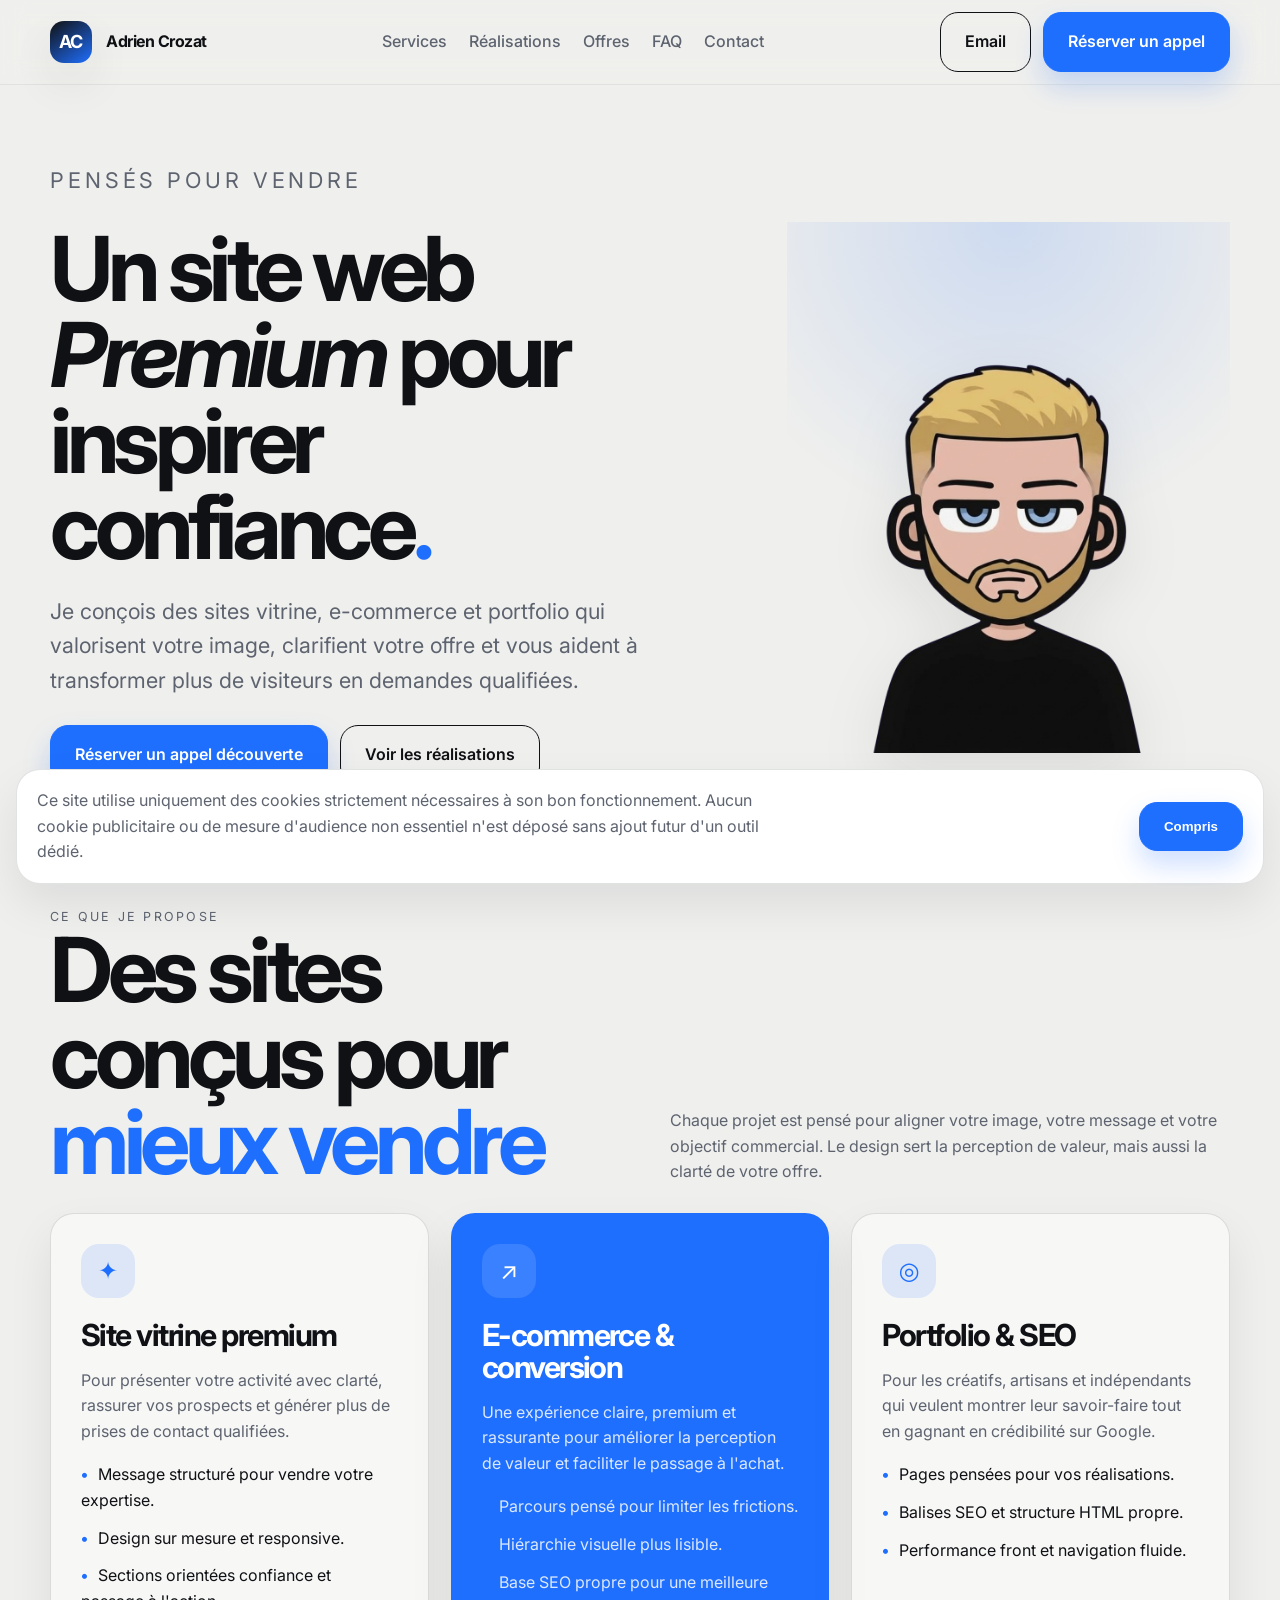
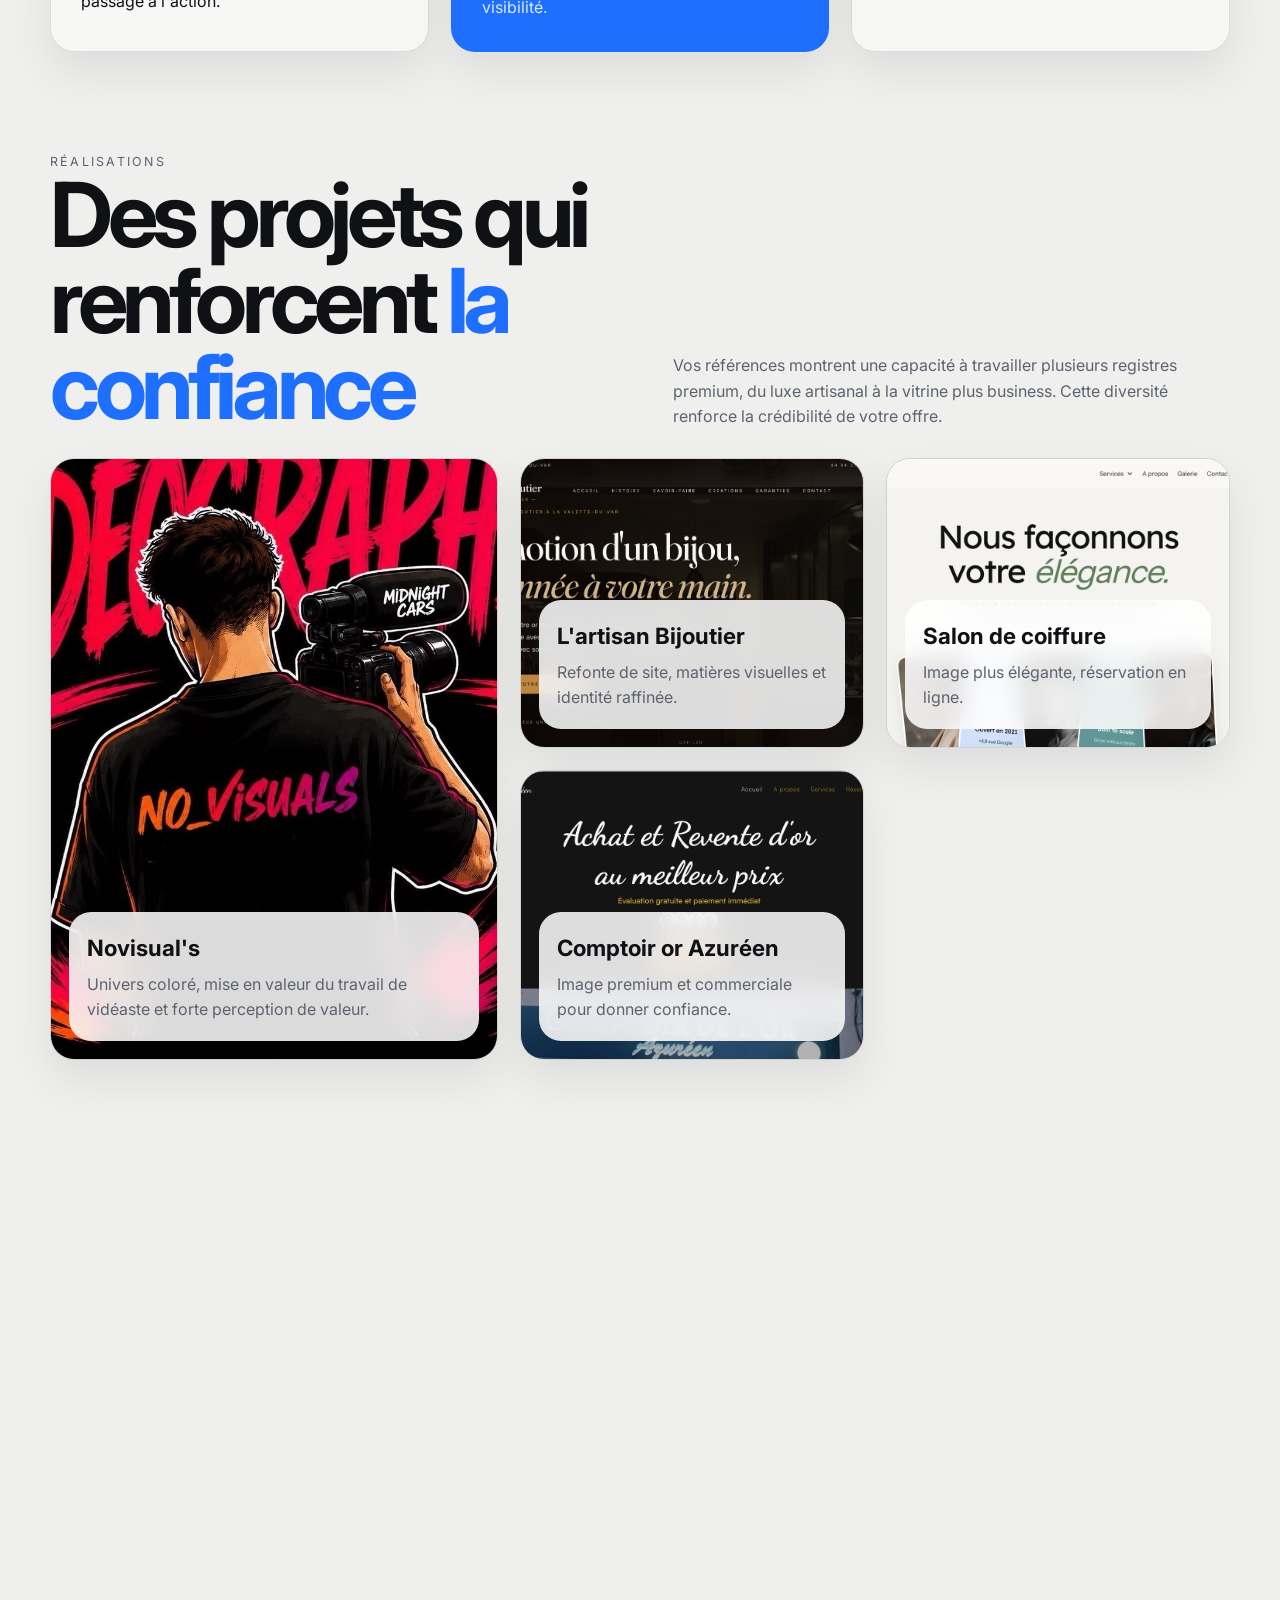
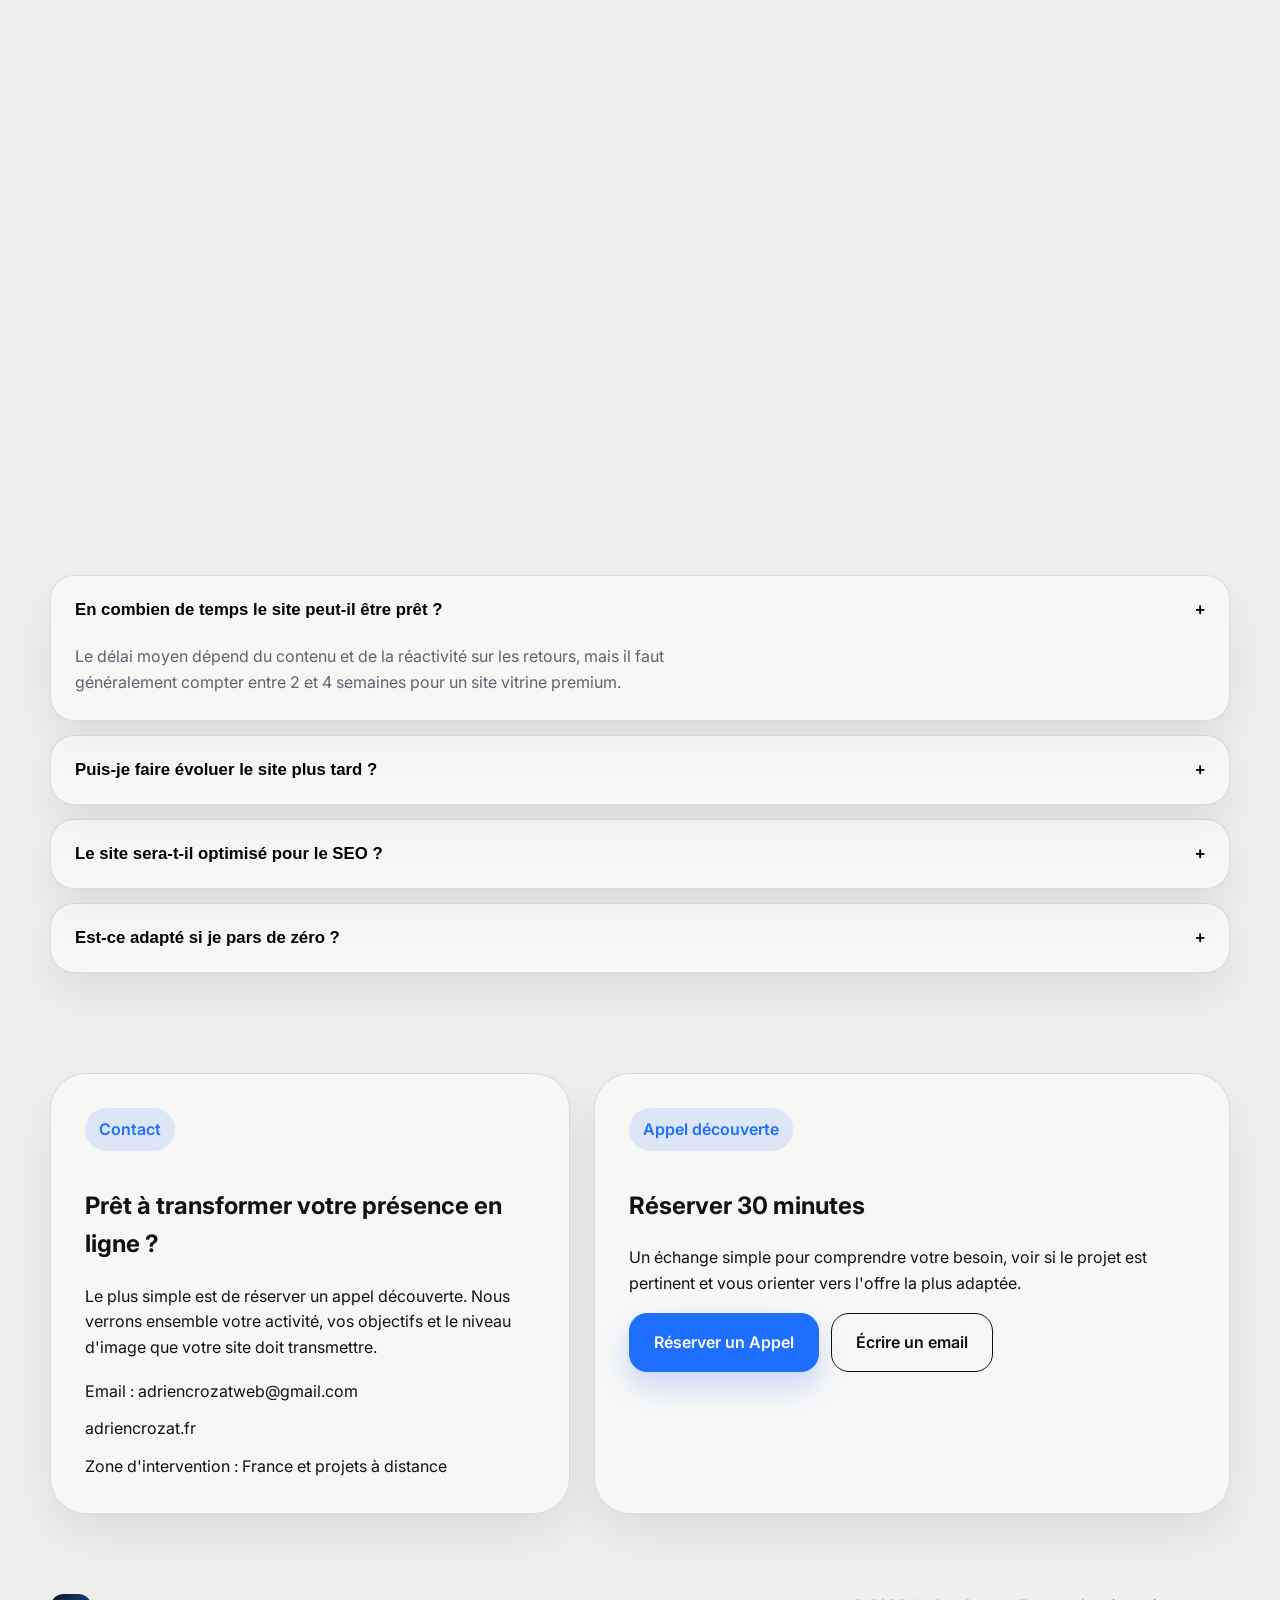
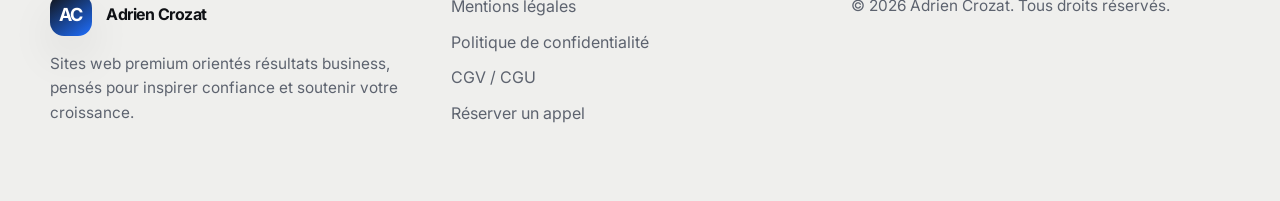
<file: index.html>
<!DOCTYPE html>
<html lang="fr">
<head>
  <meta charset="UTF-8">
  <meta name="viewport" content="width=device-width, initial-scale=1.0">
  <link rel="icon" href="/favicon.ico" sizes="any">
  <link rel="icon" href="/favicon-16x16.png" type="image/png" sizes="16x16">
  <link rel="icon" href="/favicon-32x32.png" type="image/png" sizes="32x32">
  <link rel="apple-touch-icon" href="/apple-touch-icon.png">
  <link rel="manifest" href="/site.webmanifest">
  <title>Adrien Crozat - Sites web premium</title>
  <meta name="description" content="Adrien Crozat conçoit des sites web premium pensés pour améliorer votre image, inspirer confiance et générer plus de prises de contact.">
  <meta name="robots" content="index,follow">
  <meta property="og:title" content="Adrien Crozat — Sites web premium orientés résultats">
  <meta property="og:description" content="Des sites vitrine, e-commerce et portfolio conçus pour transformer votre présence en ligne en levier business.">
  <meta property="og:type" content="website">
  <meta property="og:image" content="./assets/avatar.jpg">
  <link rel="canonical" href="https://adriencrozat.fr/">
  <link rel="preconnect" href="https://fonts.googleapis.com">
  <link rel="preconnect" href="https://fonts.gstatic.com" crossorigin>
  <link href="https://fonts.googleapis.com/css2?family=Inter:wght@400;500;600;700;800&display=swap" rel="stylesheet">
  <link rel="stylesheet" href="./styles.css">
  <script type="application/ld+json">
  {
    "@context": "https://schema.org",
    "@type": "ProfessionalService",
    "name": "Adrien Crozat",
    "url": "https://adriencrozat.fr/",
    "email": "adriencrozatweb@gmail.com",
    "address": {
      "@type": "PostalAddress",
      "streetAddress": "535 Chemin des Mimosas",
      "postalCode": "83550",
      "addressLocality": "Vidauban",
      "addressCountry": "FR"
    },
    "areaServed": "France",
    "sameAs": ["https://calendly.com/adriencrozatweb/30min"]
  }
  </script>
<link href="https://assets.calendly.com/assets/external/widget.css" rel="stylesheet">
<script src="https://assets.calendly.com/assets/external/widget.js" type="text/javascript" async></script>
</head>
<body>
  <a class="skip-link" href="#main-content">Aller au contenu</a>
  <header class="site-header">
    <div class="container navbar">
      <a class="brand" href="./index.html" aria-label="Accueil Adrien Crozat">
        <span class="brand-mark">AC</span>
        <span>Adrien Crozat</span>
      </a>
      <nav class="nav-links" aria-label="Navigation principale">
        <a href="#services">Services</a>
        <a href="#realisations">Réalisations</a>
        <a href="#offres">Offres</a>
        <a href="#faq">FAQ</a>
        <a href="#contact">Contact</a>
      </nav>
      <div class="nav-actions">
        <a class="button button-secondary" href="mailto:adriencrozatweb@gmail.com">Email</a>
        <a class="button button-primary" href="" onclick="Calendly.initPopupWidget({url: 'https://calendly.com/adriencrozatweb/30min'});return false;">Réserver un appel</a>
      </div>
      <button class="menu-toggle" aria-label="Ouvrir le menu" aria-expanded="false" aria-controls="mobile-menu">
        <span></span>
        <span></span>
        <span></span>
      </button>
    </div>
  </header>

  <div class="mobile-menu" id="mobile-menu">
    <button class="mobile-menu-close" aria-label="Fermer le menu">&times;</button>
    <nav class="mobile-nav" aria-label="Navigation mobile">
      <a href="#services">Services</a>
      <a href="#realisations">Réalisations</a>
      <a href="#offres">Offres</a>
      <a href="#faq">FAQ</a>
      <a href="#contact">Contact</a>
    </nav>
    <div class="mobile-actions">
      <a class="button button-secondary" href="mailto:adriencrozatweb@gmail.com">Email</a>
      <a class="button button-primary" href="" onclick="Calendly.initPopupWidget({url: 'https://calendly.com/adriencrozatweb/30min'});return false;">Réserver un appel</a>
    </div>
  </div>

  <main id="main-content">
    <section class="hero">
      <div class="container hero-grid">
        <div>
          <p class="eyebrow reveal">pensés pour vendre</p>
          <h1 class="reveal">Un site web <i>Premium</i> pour inspirer confiance<span>.</span></h1>
          <p class="reveal">Je conçois des sites vitrine, e-commerce et portfolio qui valorisent votre image, clarifient votre offre et vous aident à transformer plus de visiteurs en demandes qualifiées.</p>
          <div class="hero-actions reveal">
            <a class="button button-primary" href="" onclick="Calendly.initPopupWidget({url: 'https://calendly.com/adriencrozatweb/30min'});return false;">Réserver un appel découverte</a>
            <a class="button button-secondary" href="#realisations">Voir les réalisations</a>
          </div>
        </div>
        <div class="hero-media reveal">
          <div class="hero-avatar">
            <img src="photoroom-20260615-171148.PNG" alt="Avatar illustré d'Adrien Crozat" width="768" height="768" loading="eager">
          </div>
        </div>
      </div>
    </section>

    <section id="services" class="section">
      <div class="container">
        <div class="section-header reveal">
          <div>
            <p class="eyebrow">Ce que je propose</p>
            <h2 class="section-title">Des sites conçus pour <span>mieux vendre</span></h2>
          </div>
          <p>Chaque projet est pensé pour aligner votre image, votre message et votre objectif commercial. Le design sert la perception de valeur, mais aussi la clarté de votre offre.</p>
        </div>
        <div class="card-grid">
          <article class="card reveal">
            <div class="icon">✦</div>
            <h3>Site vitrine premium</h3>
            <p>Pour présenter votre activité avec clarté, rassurer vos prospects et générer plus de prises de contact qualifiées.</p>
            <ul class="service-list">
              <li>Message structuré pour vendre votre expertise.</li>
              <li>Design sur mesure et responsive.</li>
              <li>Sections orientées confiance et passage à l'action.</li>
            </ul>
          </article>
          <article class="card featured reveal">
            <div class="icon">↗</div>
            <h3>E-commerce & conversion</h3>
            <p>Une expérience claire, premium et rassurante pour améliorer la perception de valeur et faciliter le passage à l'achat.</p>
            <ul class="service-list">
              <li>Parcours pensé pour limiter les frictions.</li>
              <li>Hiérarchie visuelle plus lisible.</li>
              <li>Base SEO propre pour une meilleure visibilité.</li>
            </ul>
          </article>
          <article class="card reveal">
            <div class="icon">◎</div>
            <h3>Portfolio & SEO</h3>
            <p>Pour les créatifs, artisans et indépendants qui veulent montrer leur savoir-faire tout en gagnant en crédibilité sur Google.</p>
            <ul class="service-list">
              <li>Pages pensées pour vos réalisations.</li>
              <li>Balises SEO et structure HTML propre.</li>
              <li>Performance front et navigation fluide.</li>
            </ul>
          </article>
        </div>
      </div>
    </section>

    <section id="realisations" class="section">
      <div class="container">
        <div class="section-header reveal">
          <div>
            <p class="eyebrow">Réalisations</p>
            <h2 class="section-title">Des projets qui renforcent <span>la confiance</span></h2>
          </div>
          <p>Vos références montrent une capacité à travailler plusieurs registres premium, du luxe artisanal à la vitrine plus business. Cette diversité renforce la crédibilité de votre offre.</p>
        </div>
        <div class="projects-grid">
          <article class="project-card large reveal">
            <img src="novisual.jpg" alt="Capture d'un site premium pour artisan bijoutier" width="1500" height="1000" loading="lazy">
            <div class="project-overlay">
              <h3>Novisual's</h3>
              <p>Univers coloré, mise en valeur du travail de vidéaste et forte perception de valeur.</p>
            </div>
          </article>
          <article class="project-card reveal">
            <img src="capture-d-e-cran-2026-07-15-a-18-35-28.png" alt="Capture d'un site éditorial pour marque de bijoux" width="1499" height="765" loading="lazy">
            <div class="project-overlay">
              <h3>L'artisan Bijoutier</h3>
              <p>Refonte de site, matières visuelles et identité raffinée.</p>
            </div>
          </article>
          <article class="project-card reveal">
            <img src="capture-d-e-cran-2026-07-06-a-18-24-08.png" alt="Capture d'un site vitrine pour salon de coiffure" width="1500" height="1024" loading="lazy">
            <div class="project-overlay">
              <h3>Salon de coiffure</h3>
              <p>Image plus élégante, réservation en ligne.</p>
            </div>
          </article>
          <article class="project-card reveal">
            <img src="capture-d-e-cran-2026-07-12-a-13-35-23.png" alt="Capture d'un site pour comptoir de l'or" width="1498" height="796" loading="lazy">
            <div class="project-overlay">
              <h3>Comptoir or Azuréen</h3>
              <p>Image premium et commerciale pour donner confiance.</p>
            </div>
          </article>
        </div>
      </div>
    </section>

    <section class="section">
      <div class="container">
        <div class="section-header reveal">
          <div>
            <p class="eyebrow">Méthode</p>
            <h2 class="section-title">Un site pensé comme un <span>outil commercial</span></h2>
          </div>
          <p>Le but n'est pas d'empiler des sections, mais de construire un parcours qui explique votre valeur, rassure et pousse à réserver un échange.</p>
        </div>
        <div class="process-grid">
          <article class="process-step reveal"><strong>01</strong><h3>Positionnement</h3><p>Je clarifie votre promesse, vos services et les objections de vos prospects.</p></article>
          <article class="process-step reveal"><strong>02</strong><h3>Structure</h3><p>Je construis une page qui hiérarchise les bons messages au bon moment.</p></article>
          <article class="process-step reveal"><strong>03</strong><h3>Design</h3><p>Je transforme cette structure en interface premium, lisible et crédible.</p></article>
          <article class="process-step reveal"><strong>04</strong><h3>Lancement</h3><p>Je livre un site propre, rapide et prêt à être hébergé avec simplicité.</p></article>
        </div>
      </div>
    </section>

    <section id="offres" class="section">
      <div class="container">
        <div class="section-header reveal">
          <div>
            <p class="eyebrow">Offres</p>
            <h2 class="section-title">Des tarifs clairs pour avancer <span>sereinement</span></h2>
          </div>
          <p>Les prix affichés donnent un cadre simple et permettent à vos prospects de se projeter dès la première visite.</p>
        </div>
        <div class="pricing-grid">
          <article class="price-card reveal">
            <h3>Essentiel</h3>
            <p class="price">1199 €<small>/projet</small></p>
            <p>Pour une présence élégante et efficace. Site vitrine premium</p>
            <ul>
              <li>1 à 3 pages</li>
              <li>Design propre et responsive</li>
              <li>CTA orientés prise de contact</li>
              <li>SEO technique de base</li>
            </ul>
            <a class="button button-primary" href="" onclick="Calendly.initPopupWidget({url: 'https://calendly.com/adriencrozatweb/30min'});return false;">Choisir cette offre</a>
          </article>
          <article class="price-card featured reveal">
            <h3>Professionnel</h3>
            <p class="price">1699 €<small>/projet</small></p>
            <p>Pour une image forte et plus personnalisée.</p>
            <ul>
              <li>4 à 6 pages</li>
              <li>Design sur mesure</li>
              <li>Structure plus poussée pour convertir</li>
              <li>Formation de prise en main</li>
            </ul>
            <a class="button button-primary" href="" onclick="Calendly.initPopupWidget({url: 'https://calendly.com/adriencrozatweb/30min'});return false;">Demander ce pack</a>
          </article>
          <article class="price-card reveal">
            <h3>Premium</h3>
            <p class="price">2499 €<small>/projet</small></p>
            <p>Pour une expérience digitale haut de gamme.</p>
            <ul>
              <li>6 à 10 pages</li>
              <li>Design sur mesure</li>
              <li>Animations légères</li>
              <li>Support après livraison</li>
            </ul>
            <a class="button button-primary" href="" onclick="Calendly.initPopupWidget({url: 'https://calendly.com/adriencrozatweb/30min'});return false;">Réserver un appel</a>
          </article>
        </div>
      </div>
    </section>

    <section class="section">
      <div class="container">
        <div class="section-header reveal">
          <div>
            <p class="eyebrow">Avis clients</p>
            <h2 class="section-title">Un accompagnement premium, <span>mais humain</span></h2>
          </div>
          <p>Les avis clients valident votre positionnement haut de gamme, tout en restant accessible et humain.</p>
        </div>
        <div class="testimonial-grid">
          <article class="testimonial-card reveal">
            <div class="testimonial-header"><div class="testimonial-avatar">CC</div><div><strong class="testimonial-author">Séverine.C</strong><div class="footer-note">Avis autorisé</div></div></div>
            <p>Un accompagnement haut de gamme, du début à la fin. Le résultat est élégant et professionnel.</p>
          </article>
          <article class="testimonial-card reveal">
            <div class="testimonial-header"><div class="testimonial-avatar">NC</div><div><strong class="testimonial-author">Nolan.C</strong><div class="footer-note">Avis autorisé</div></div></div>
            <p>Service irréprochable, design raffiné et expérience fluide. Je recommande sans hésiter.</p>
          </article>
          <article class="testimonial-card reveal">
            <div class="testimonial-header"><div class="testimonial-avatar">LB</div><div><strong class="testimonial-author">Laurent.B</strong><div class="footer-note">Avis autorisé</div></div></div>
            <p>Adrien Crozat a su valoriser mon activité avec un site moderne, clair et impactant.</p>
          </article>
        </div>
      </div>
    </section>

    <section id="faq" class="section">
      <div class="container">
        <div class="section-header reveal">
          <div>
            <p class="eyebrow">FAQ</p>
            <h2 class="section-title">Réponses simples aux questions <span>importantes</span></h2>
          </div>
          <p>Cette section sert aussi la conversion en levant les objections fréquentes avant le premier rendez-vous.</p>
        </div>
        <div class="faq-list">
          <article class="faq-item reveal">
            <button class="faq-question" data-faq-button aria-expanded="true">En combien de temps le site peut-il être prêt ? <span>+</span></button>
            <div class="faq-answer">Le délai moyen dépend du contenu et de la réactivité sur les retours, mais il faut généralement compter entre 2 et 4 semaines pour un site vitrine premium.</div>
          </article>
          <article class="faq-item reveal">
            <button class="faq-question" data-faq-button aria-expanded="false">Puis-je faire évoluer le site plus tard ? <span>+</span></button>
            <div class="faq-answer" hidden>Oui. La structure est pensée pour rester évolutive, que ce soit pour ajouter des pages, faire évoluer l'offre ou affiner le contenu.</div>
          </article>
          <article class="faq-item reveal">
            <button class="faq-question" data-faq-button aria-expanded="false">Le site sera-t-il optimisé pour le SEO ? <span>+</span></button>
            <div class="faq-answer" hidden>Oui, avec une base technique propre : balises essentielles, hiérarchie claire, textes structurés et performance front soignée.</div>
          </article>
          <article class="faq-item reveal">
            <button class="faq-question" data-faq-button aria-expanded="false">Est-ce adapté si je pars de zéro ? <span>+</span></button>
            <div class="faq-answer" hidden>Oui. L'accompagnement est pensé pour rester simple, même si vous n'avez encore ni site, ni stratégie web clairement formulée.</div>
          </article>
        </div>
      </div>
    </section>

    <section id="contact" class="section">
      <div class="container contact-box">
        <article class="contact-panel reveal">
          <span class="inline-note">Contact</span>
          <h2>Prêt à transformer votre présence en ligne ?</h2>
          <p>Le plus simple est de réserver un appel découverte. Nous verrons ensemble votre activité, vos objectifs et le niveau d'image que votre site doit transmettre.</p>
          <ul>
            <li>Email : <a href="mailto:adriencrozatweb@gmail.com">adriencrozatweb@gmail.com</a></li>
            <li><a href="https://adriencrozat.fr/">adriencrozat.fr</a></li>
            <li>Zone d'intervention : France et projets à distance</li>
          </ul>
        </article>
        <article class="calendly-panel reveal">
          <span class="inline-note">Appel découverte</span>
          <h2>Réserver 30 minutes</h2>
          <p>Un échange simple pour comprendre votre besoin, voir si le projet est pertinent et vous orienter vers l'offre la plus adaptée.</p>
          <div class="contact-actions">
            <a class="button button-primary" href="" onclick="Calendly.initPopupWidget({url: 'https://calendly.com/adriencrozatweb/30min'});return false;">Réserver un Appel</a>
            <a class="button button-secondary" href="mailto:adriencrozatweb@gmail.com">Écrire un email</a>
          </div>
        </article>
      </div>
    </section>
  </main>

  <footer class="site-footer">
    <div class="container footer-grid">
      <div>
        <a class="brand" href="./index.html"><span class="brand-mark">AC</span><span>Adrien Crozat</span></a>
        <p class="footer-note">Sites web premium orientés résultats business, pensés pour inspirer confiance et soutenir votre croissance.</p>
      </div>
      <div class="footer-links">
        <a href="./adrien-mentions-legales.html">Mentions légales</a>
        <a href="./adrien-politique-confidentialite.html">Politique de confidentialité</a>
        <a href="./adrien-cgv-cgu.html">CGV / CGU</a>
        <a href="" onclick="Calendly.initPopupWidget({url: 'https://calendly.com/adriencrozatweb/30min'});return false;">Réserver un appel</a>
      </div>
      <div class="footer-note">© 2026 Adrien Crozat. Tous droits réservés.</div>
    </div>
  </footer>

  <div class="cookie-banner" data-cookie-banner>
    <p>Ce site utilise uniquement des cookies strictement nécessaires à son bon fonctionnement. Aucun cookie publicitaire ou de mesure d'audience non essentiel n'est déposé sans ajout futur d'un outil dédié.</p>
    <button class="button button-primary" data-cookie-accept>Compris</button>
  </div>

  <script src="./script.js" defer></script>
</body>
</html>
</file>
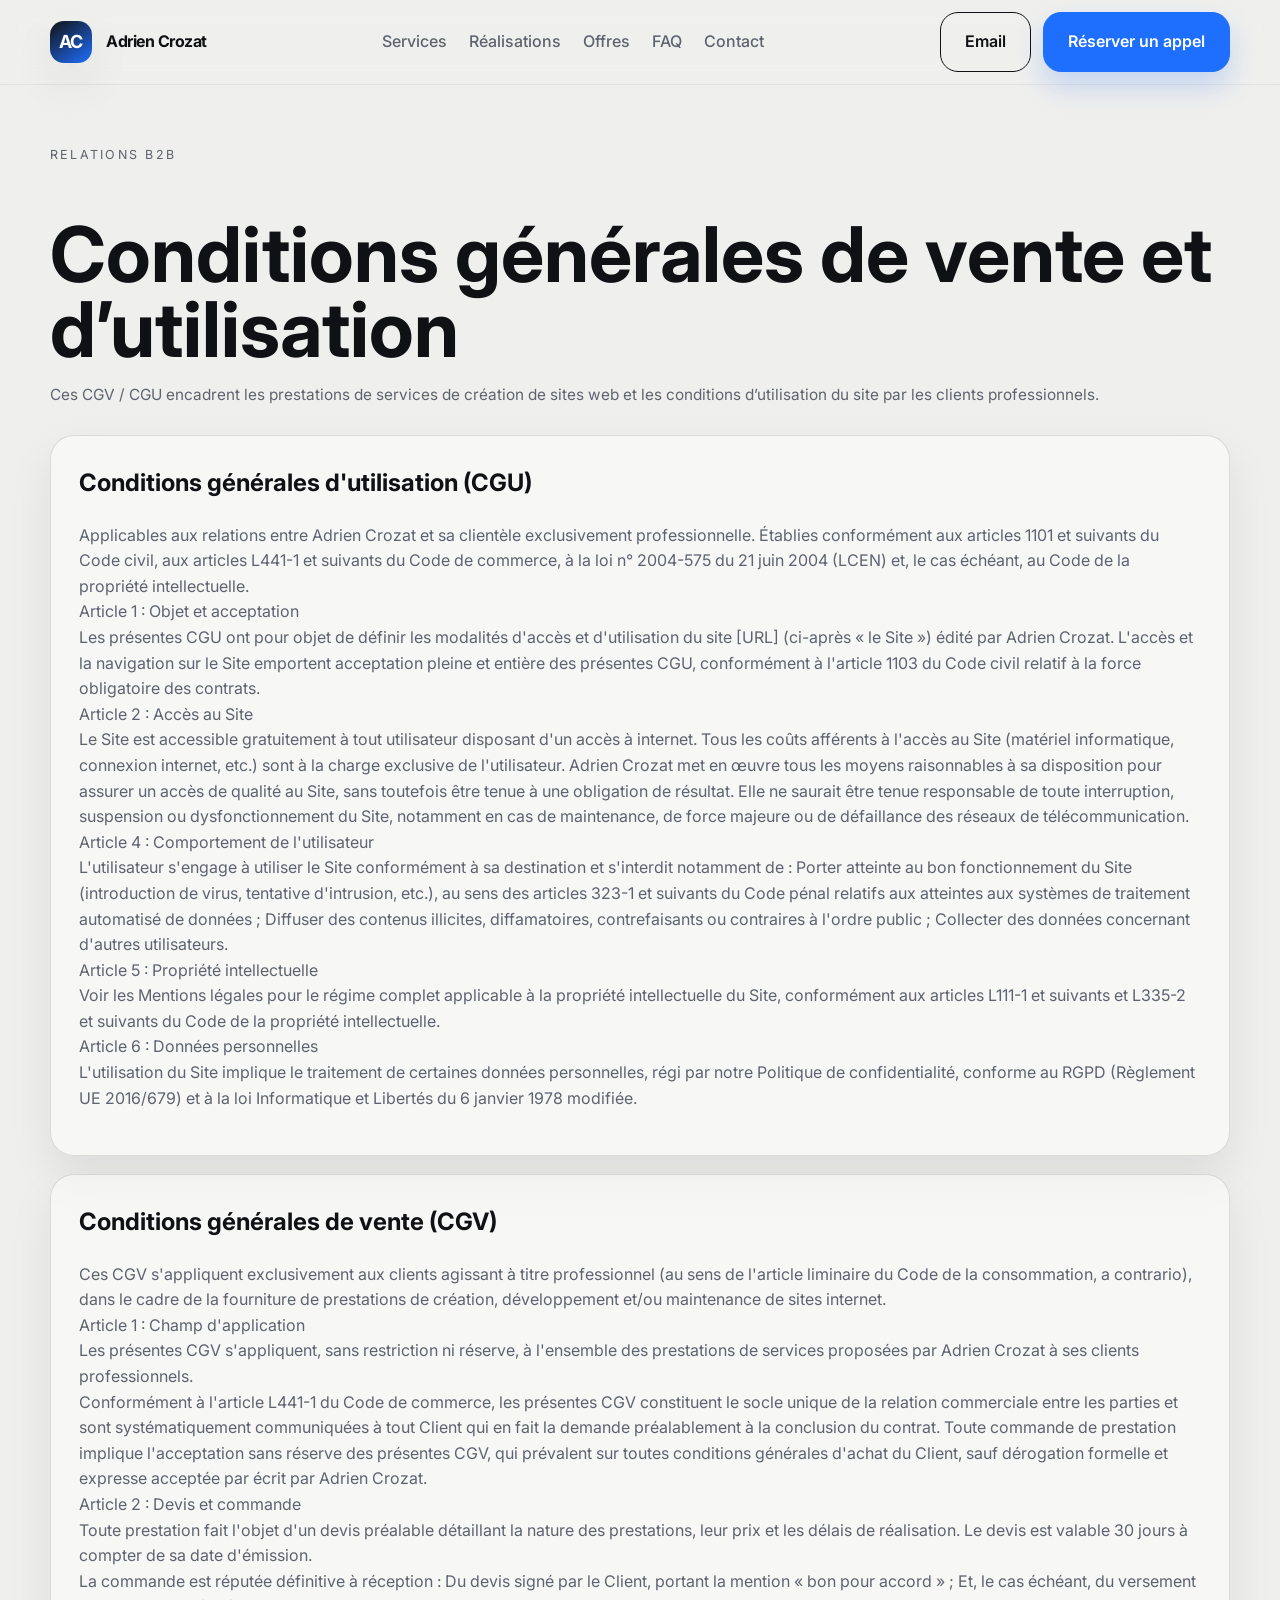
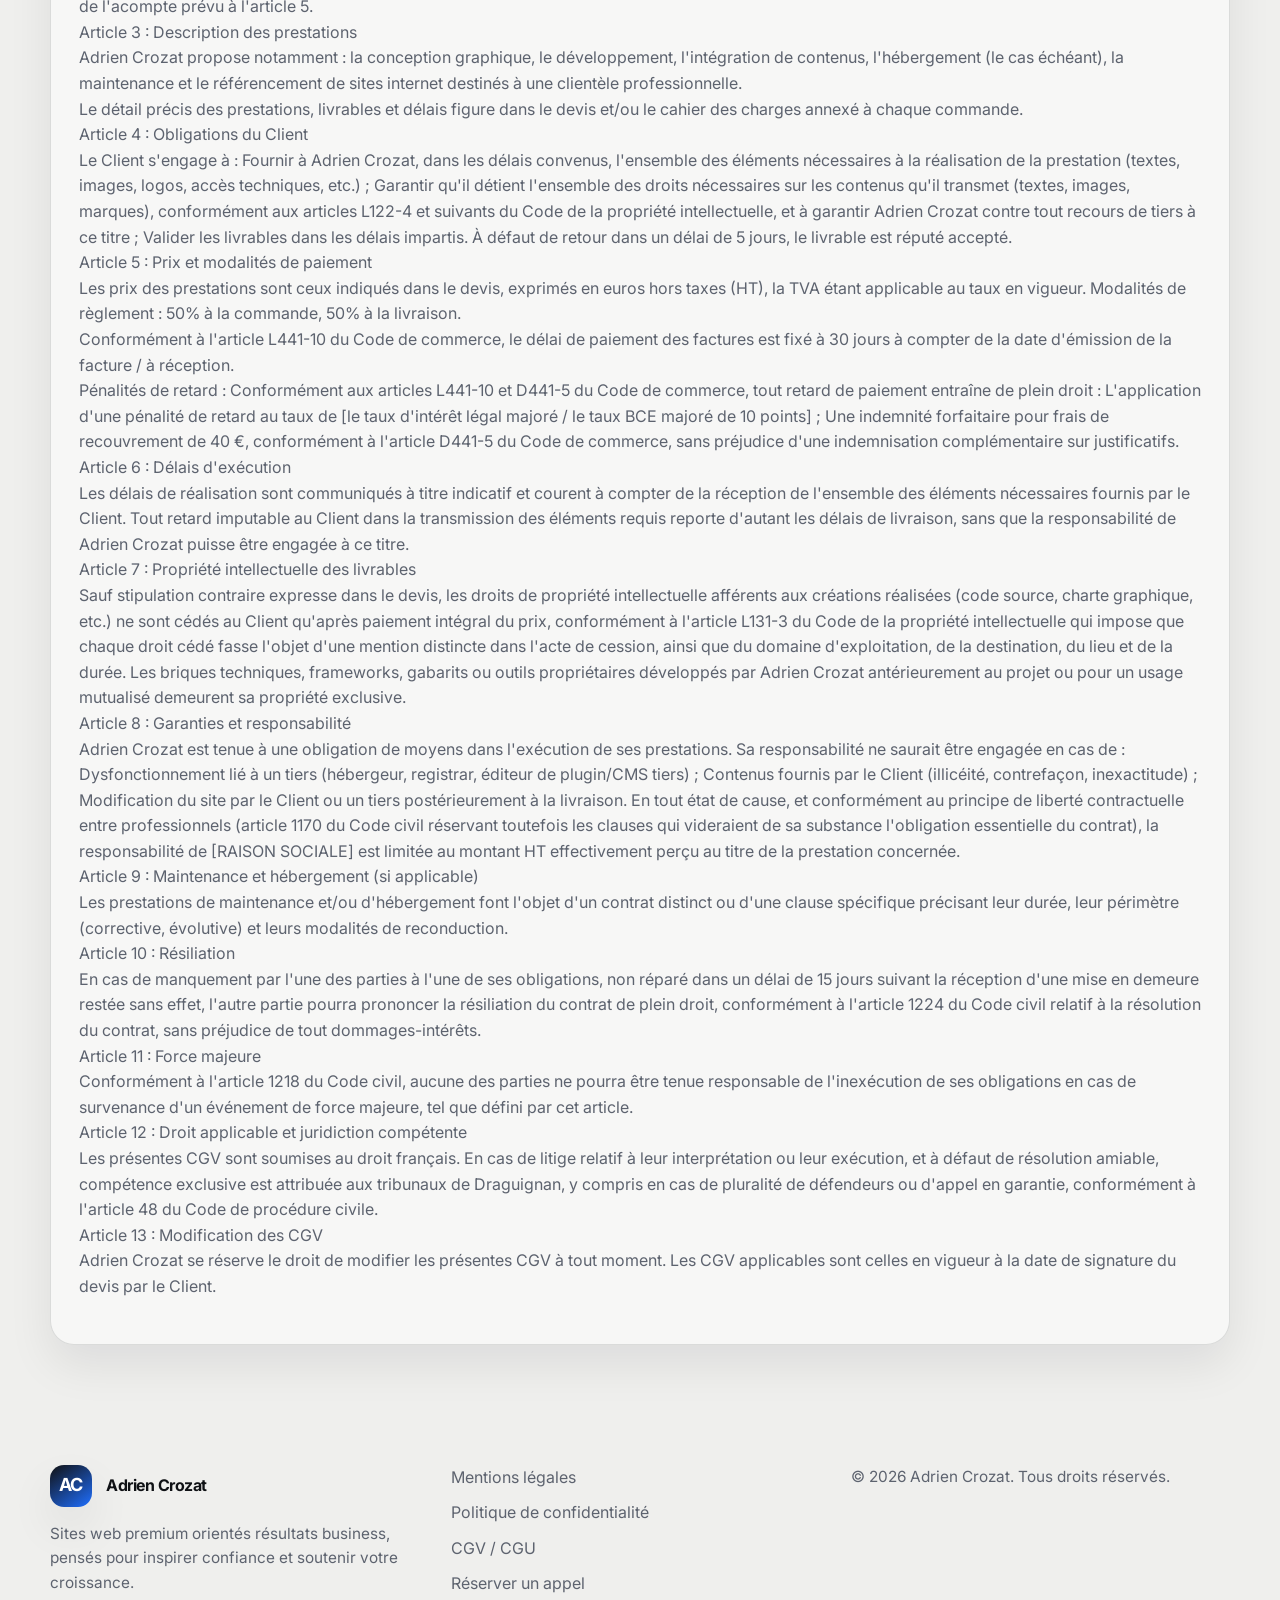
<file: adrien-cgv-cgu.html>
<!DOCTYPE html>
<html lang="fr">
<head>
  <meta charset="UTF-8">
  <meta name="viewport" content="width=device-width, initial-scale=1.0">
  <meta name="referrer" content="strict-origin-when-cross-origin">
  <link rel="icon" href="/favicon.ico" sizes="any">
  <link rel="icon" href="/favicon-16x16.png" type="image/png" sizes="16x16">
  <link rel="icon" href="/favicon-32x32.png" type="image/png" sizes="32x32">
  <link rel="apple-touch-icon" href="/apple-touch-icon.png">
  <link rel="manifest" href="/site.webmanifest">
  <title>CGV / CGU — Adrien Crozat</title>
  <meta name="robots" content="noindex">
  <link rel="preconnect" href="https://fonts.googleapis.com">
  <link rel="preconnect" href="https://fonts.gstatic.com" crossorigin>
  <link href="https://fonts.googleapis.com/css2?family=Inter:wght@400;500;600;700;800&display=swap" rel="stylesheet">
  <link rel="stylesheet" href="./styles.css">
</head>
<body>
  <a class="skip-link" href="#main-content">Aller au contenu</a>
  <header class="site-header">
    <div class="container navbar">
      <a class="brand" href="./index.html" aria-label="Accueil Adrien Crozat">
        <span class="brand-mark">AC</span>
        <span>Adrien Crozat</span>
      </a>
      <nav class="nav-links" aria-label="Navigation principale">
        <a href="./index.html#services">Services</a>
        <a href="./index.html#realisations">Réalisations</a>
        <a href="./index.html#offres">Offres</a>
        <a href="./index.html#faq">FAQ</a>
        <a href="./index.html#contact">Contact</a>
      </nav>
      <div class="nav-actions">
        <a class="button button-secondary" href="mailto:adriencrozatweb@gmail.com">Email</a>
        <a class="button button-primary" href="https://calendly.com/adriencrozatweb/30min" target="_blank" rel="noopener noreferrer">Réserver un appel</a>
      </div>
      <button class="menu-toggle" aria-label="Ouvrir le menu" aria-expanded="false" aria-controls="mobile-menu">
        <span></span>
        <span></span>
        <span></span>
      </button>
    </div>
  </header>

  <div class="mobile-menu" id="mobile-menu">
    <button class="mobile-menu-close" aria-label="Fermer le menu">&times;</button>
    <nav class="mobile-nav" aria-label="Navigation mobile">
      <a href="./index.html#services">Services</a>
      <a href="./index.html#realisations">Réalisations</a>
      <a href="./index.html#offres">Offres</a>
      <a href="./index.html#faq">FAQ</a>
      <a href="./index.html#contact">Contact</a>
    </nav>
    <div class="mobile-actions">
      <a class="button button-secondary" href="mailto:adriencrozatweb@gmail.com">Email</a>
      <a class="button button-primary" href="https://calendly.com/adriencrozatweb/30min" target="_blank" rel="noopener noreferrer">Réserver un appel</a>
    </div>
  </div>

  <main id="main-content" class="legal-page">
    <div class="container">
      <header class="legal-hero">
        <p class="eyebrow">Relations B2B</p>
        <h1>Conditions générales de vente et d’utilisation</h1>
        <p class="footer-note">Ces CGV / CGU encadrent les prestations de services de création de sites web et les conditions d’utilisation du site par les clients professionnels.</p>
      </header>
      <div class="legal-grid">
        <article class="legal-card">
          <h2>Conditions générales d'utilisation (CGU)</h2>
          <p>Applicables aux relations entre Adrien Crozat et sa clientèle exclusivement professionnelle. Établies conformément aux articles 1101 et suivants du Code civil, aux articles L441-1 et suivants du Code de commerce, à la loi n° 2004-575 du 21 juin 2004 (LCEN) et, le cas échéant, au Code de la propriété intellectuelle.<br>

Article 1 : Objet et acceptation<br>

Les présentes CGU ont pour objet de définir les modalités d'accès et d'utilisation du site [URL] (ci-après « le Site ») édité par Adrien Crozat.

L'accès et la navigation sur le Site emportent acceptation pleine et entière des présentes CGU, conformément à l'article 1103 du Code civil relatif à la force obligatoire des contrats.<br>

Article 2 : Accès au Site<br>

Le Site est accessible gratuitement à tout utilisateur disposant d'un accès à internet. Tous les coûts afférents à l'accès au Site (matériel informatique, connexion internet, etc.) sont à la charge exclusive de l'utilisateur.

Adrien Crozat met en œuvre tous les moyens raisonnables à sa disposition pour assurer un accès de qualité au Site, sans toutefois être tenue à une obligation de résultat. Elle ne saurait être tenue responsable de toute interruption, suspension ou dysfonctionnement du Site, notamment en cas de maintenance, de force majeure ou de défaillance des réseaux de télécommunication.<br>

Article 4 : Comportement de l'utilisateur<br>

L'utilisateur s'engage à utiliser le Site conformément à sa destination et s'interdit notamment de :

Porter atteinte au bon fonctionnement du Site (introduction de virus, tentative d'intrusion, etc.), au sens des articles 323-1 et suivants du Code pénal relatifs aux atteintes aux systèmes de traitement automatisé de données ;
Diffuser des contenus illicites, diffamatoires, contrefaisants ou contraires à l'ordre public ;
Collecter des données concernant d'autres utilisateurs.<br>

Article 5 : Propriété intellectuelle<br>

Voir les Mentions légales pour le régime complet applicable à la propriété intellectuelle du Site, conformément aux articles L111-1 et suivants et L335-2 et suivants du Code de la propriété intellectuelle.<br>

Article 6 : Données personnelles<br>

L'utilisation du Site implique le traitement de certaines données personnelles, régi par notre Politique de confidentialité, conforme au RGPD (Règlement UE 2016/679) et à la loi Informatique et Libertés du 6 janvier 1978 modifiée.</p>
        </article>
        <article class="legal-card">
          <h2>Conditions générales de vente (CGV)</h2>
          <p>Ces CGV s'appliquent exclusivement aux clients agissant à titre professionnel (au sens de l'article liminaire du Code de la consommation, a contrario), dans le cadre de la fourniture de prestations de création, développement et/ou maintenance de sites internet.<br>

Article 1 : Champ d'application<br>

Les présentes CGV s'appliquent, sans restriction ni réserve, à l'ensemble des prestations de services proposées par Adrien Crozat à ses clients professionnels.<br>

Conformément à l'article L441-1 du Code de commerce, les présentes CGV constituent le socle unique de la relation commerciale entre les parties et sont systématiquement communiquées à tout Client qui en fait la demande préalablement à la conclusion du contrat.

Toute commande de prestation implique l'acceptation sans réserve des présentes CGV, qui prévalent sur toutes conditions générales d'achat du Client, sauf dérogation formelle et expresse acceptée par écrit par Adrien Crozat.<br>

Article 2 : Devis et commande<br>

Toute prestation fait l'objet d'un devis préalable détaillant la nature des prestations, leur prix et les délais de réalisation. Le devis est valable 30 jours à compter de sa date d'émission.<br>

La commande est réputée définitive à réception :

Du devis signé par le Client, portant la mention « bon pour accord » ;
Et, le cas échéant, du versement de l'acompte prévu à l'article 5.<br>
Article 3 : Description des prestations<br>

Adrien Crozat propose notamment : la conception graphique, le développement, l'intégration de contenus, l'hébergement (le cas échéant), la maintenance et le référencement de sites internet destinés à une clientèle professionnelle.<br>

Le détail précis des prestations, livrables et délais figure dans le devis et/ou le cahier des charges annexé à chaque commande.<br>

Article 4 : Obligations du Client<br>

Le Client s'engage à :

Fournir à Adrien Crozat, dans les délais convenus, l'ensemble des éléments nécessaires à la réalisation de la prestation (textes, images, logos, accès techniques, etc.) ;
Garantir qu'il détient l'ensemble des droits nécessaires sur les contenus qu'il transmet (textes, images, marques), conformément aux articles L122-4 et suivants du Code de la propriété intellectuelle, et à garantir Adrien Crozat contre tout recours de tiers à ce titre ;
Valider les livrables dans les délais impartis. À défaut de retour dans un délai de 5 jours, le livrable est réputé accepté.<br>
Article 5 : Prix et modalités de paiement<br>

Les prix des prestations sont ceux indiqués dans le devis, exprimés en euros hors taxes (HT), la TVA étant applicable au taux en vigueur.

Modalités de règlement : 50% à la commande, 50% à la livraison.<br>

Conformément à l'article L441-10 du Code de commerce, le délai de paiement des factures est fixé à 30 jours à compter de la date d'émission de la facture / à réception.<br>

Pénalités de retard : Conformément aux articles L441-10 et D441-5 du Code de commerce, tout retard de paiement entraîne de plein droit :

L'application d'une pénalité de retard au taux de [le taux d'intérêt légal majoré / le taux BCE majoré de 10 points] ;
Une indemnité forfaitaire pour frais de recouvrement de 40 €, conformément à l'article D441-5 du Code de commerce, sans préjudice d'une indemnisation complémentaire sur justificatifs.<br>
Article 6 : Délais d'exécution<br>

Les délais de réalisation sont communiqués à titre indicatif et courent à compter de la réception de l'ensemble des éléments nécessaires fournis par le Client. Tout retard imputable au Client dans la transmission des éléments requis reporte d'autant les délais de livraison, sans que la responsabilité de Adrien Crozat puisse être engagée à ce titre.<br>

Article 7 : Propriété intellectuelle des livrables<br>

Sauf stipulation contraire expresse dans le devis, les droits de propriété intellectuelle afférents aux créations réalisées (code source, charte graphique, etc.) ne sont cédés au Client qu'après paiement intégral du prix, conformément à l'article L131-3 du Code de la propriété intellectuelle qui impose que chaque droit cédé fasse l'objet d'une mention distincte dans l'acte de cession, ainsi que du domaine d'exploitation, de la destination, du lieu et de la durée.

Les briques techniques, frameworks, gabarits ou outils propriétaires développés par Adrien Crozat antérieurement au projet ou pour un usage mutualisé demeurent sa propriété exclusive.<br>

Article 8 : Garanties et responsabilité<br>

Adrien Crozat est tenue à une obligation de moyens dans l'exécution de ses prestations.

Sa responsabilité ne saurait être engagée en cas de :

Dysfonctionnement lié à un tiers (hébergeur, registrar, éditeur de plugin/CMS tiers) ;
Contenus fournis par le Client (illicéité, contrefaçon, inexactitude) ;
Modification du site par le Client ou un tiers postérieurement à la livraison.

En tout état de cause, et conformément au principe de liberté contractuelle entre professionnels (article 1170 du Code civil réservant toutefois les clauses qui videraient de sa substance l'obligation essentielle du contrat), la responsabilité de [RAISON SOCIALE] est limitée au montant HT effectivement perçu au titre de la prestation concernée.<br>

Article 9 : Maintenance et hébergement (si applicable)<br>

Les prestations de maintenance et/ou d'hébergement font l'objet d'un contrat distinct ou d'une clause spécifique précisant leur durée, leur périmètre (corrective, évolutive) et leurs modalités de reconduction.<br>

Article 10 : Résiliation<br>

En cas de manquement par l'une des parties à l'une de ses obligations, non réparé dans un délai de 15 jours suivant la réception d'une mise en demeure restée sans effet, l'autre partie pourra prononcer la résiliation du contrat de plein droit, conformément à l'article 1224 du Code civil relatif à la résolution du contrat, sans préjudice de tout dommages-intérêts.<br>

Article 11 : Force majeure<br>

Conformément à l'article 1218 du Code civil, aucune des parties ne pourra être tenue responsable de l'inexécution de ses obligations en cas de survenance d'un événement de force majeure, tel que défini par cet article.<br>

Article 12 : Droit applicable et juridiction compétente<br>

Les présentes CGV sont soumises au droit français.

En cas de litige relatif à leur interprétation ou leur exécution, et à défaut de résolution amiable, compétence exclusive est attribuée aux tribunaux de Draguignan, y compris en cas de pluralité de défendeurs ou d'appel en garantie, conformément à l'article 48 du Code de procédure civile.<br>

Article 13 : Modification des CGV<br>

Adrien Crozat se réserve le droit de modifier les présentes CGV à tout moment. Les CGV applicables sont celles en vigueur à la date de signature du devis par le Client.</p>
        </article>
      </div>
    </div>
  </main>

  <footer class="site-footer">
    <div class="container footer-grid">
      <div>
        <a class="brand" href="./index.html"><span class="brand-mark">AC</span><span>Adrien Crozat</span></a>
        <p class="footer-note">Sites web premium orientés résultats business, pensés pour inspirer confiance et soutenir votre croissance.</p>
      </div>
      <div class="footer-links">
        <a href="./adrien-mentions-legales.html">Mentions légales</a>
        <a href="./adrien-politique-confidentialite.html">Politique de confidentialité</a>
        <a href="./adrien-cgv-cgu.html">CGV / CGU</a>
        <a href="https://calendly.com/adriencrozatweb/30min" target="_blank" rel="noopener noreferrer">Réserver un appel</a>
      </div>
      <div class="footer-note">© 2026 Adrien Crozat. Tous droits réservés.</div>
    </div>
  </footer>

  <script src="./script.js" defer></script>
</body>
</html>
</file>
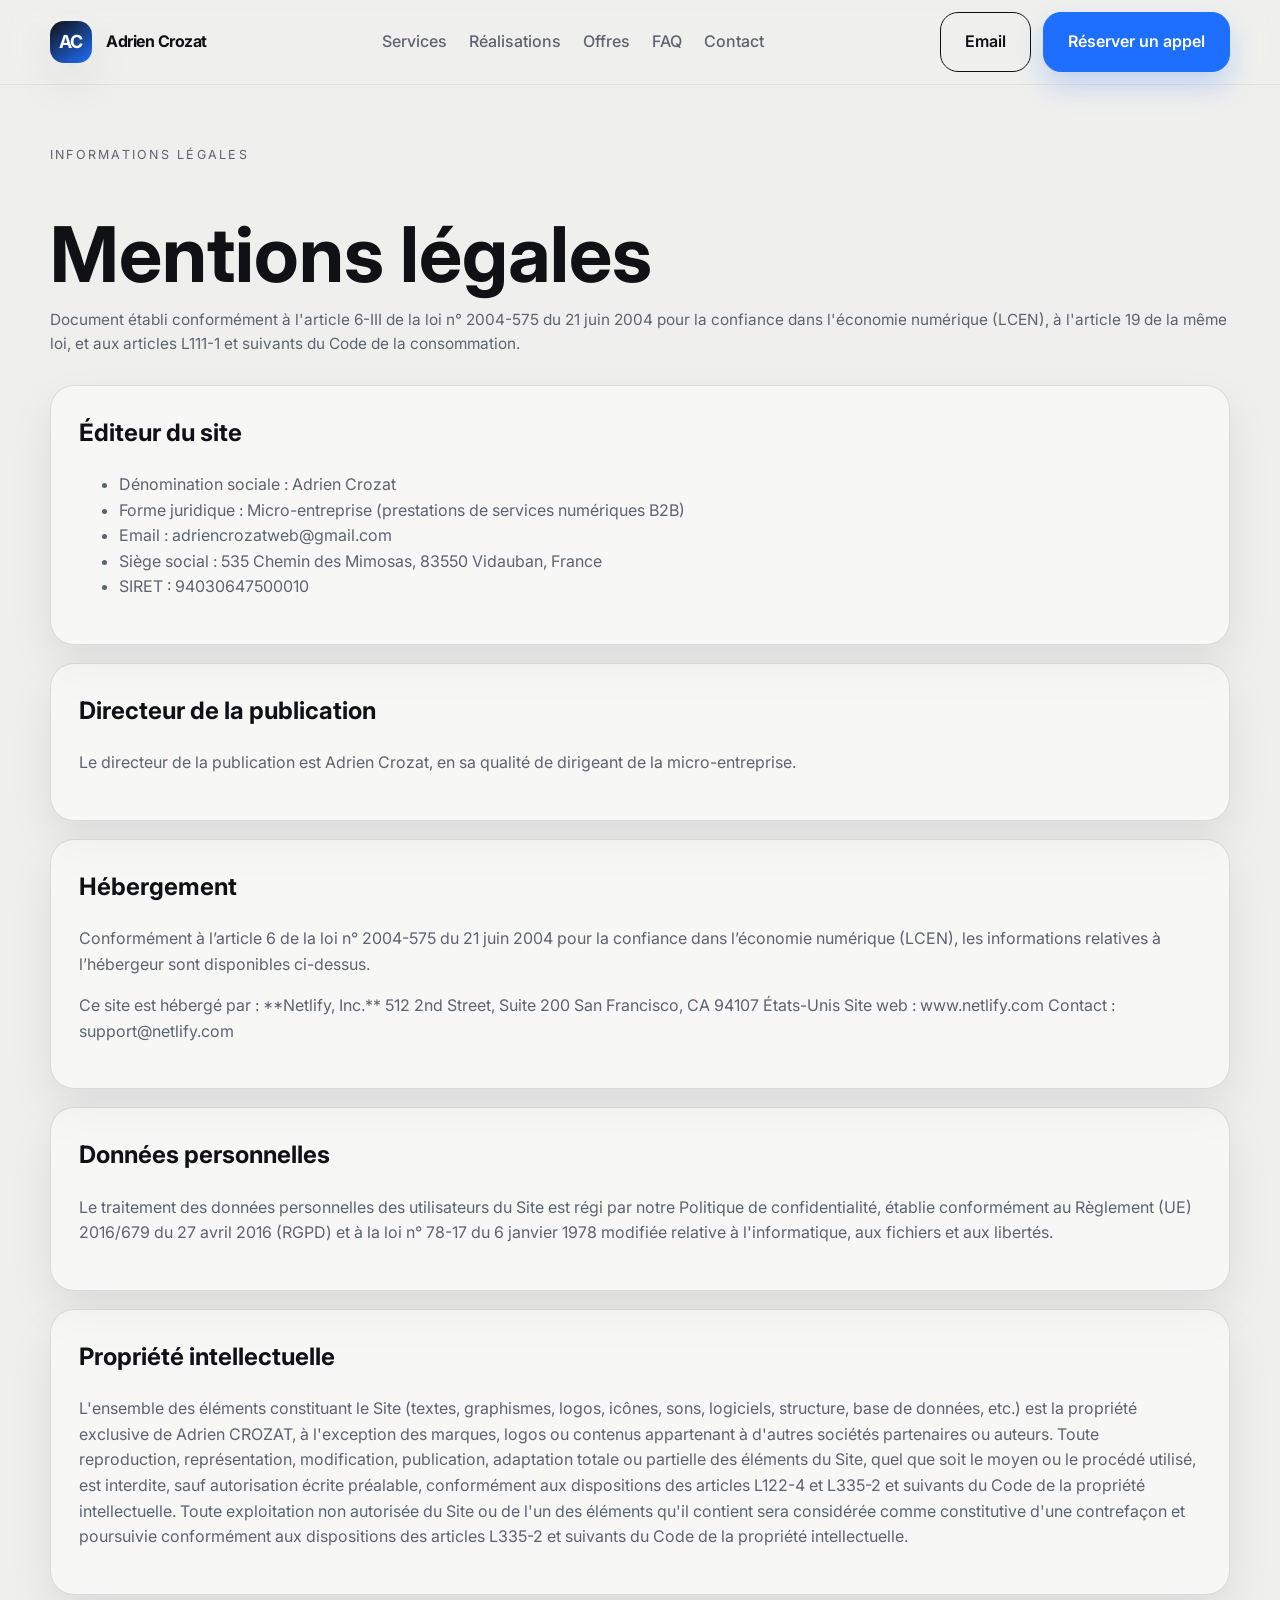
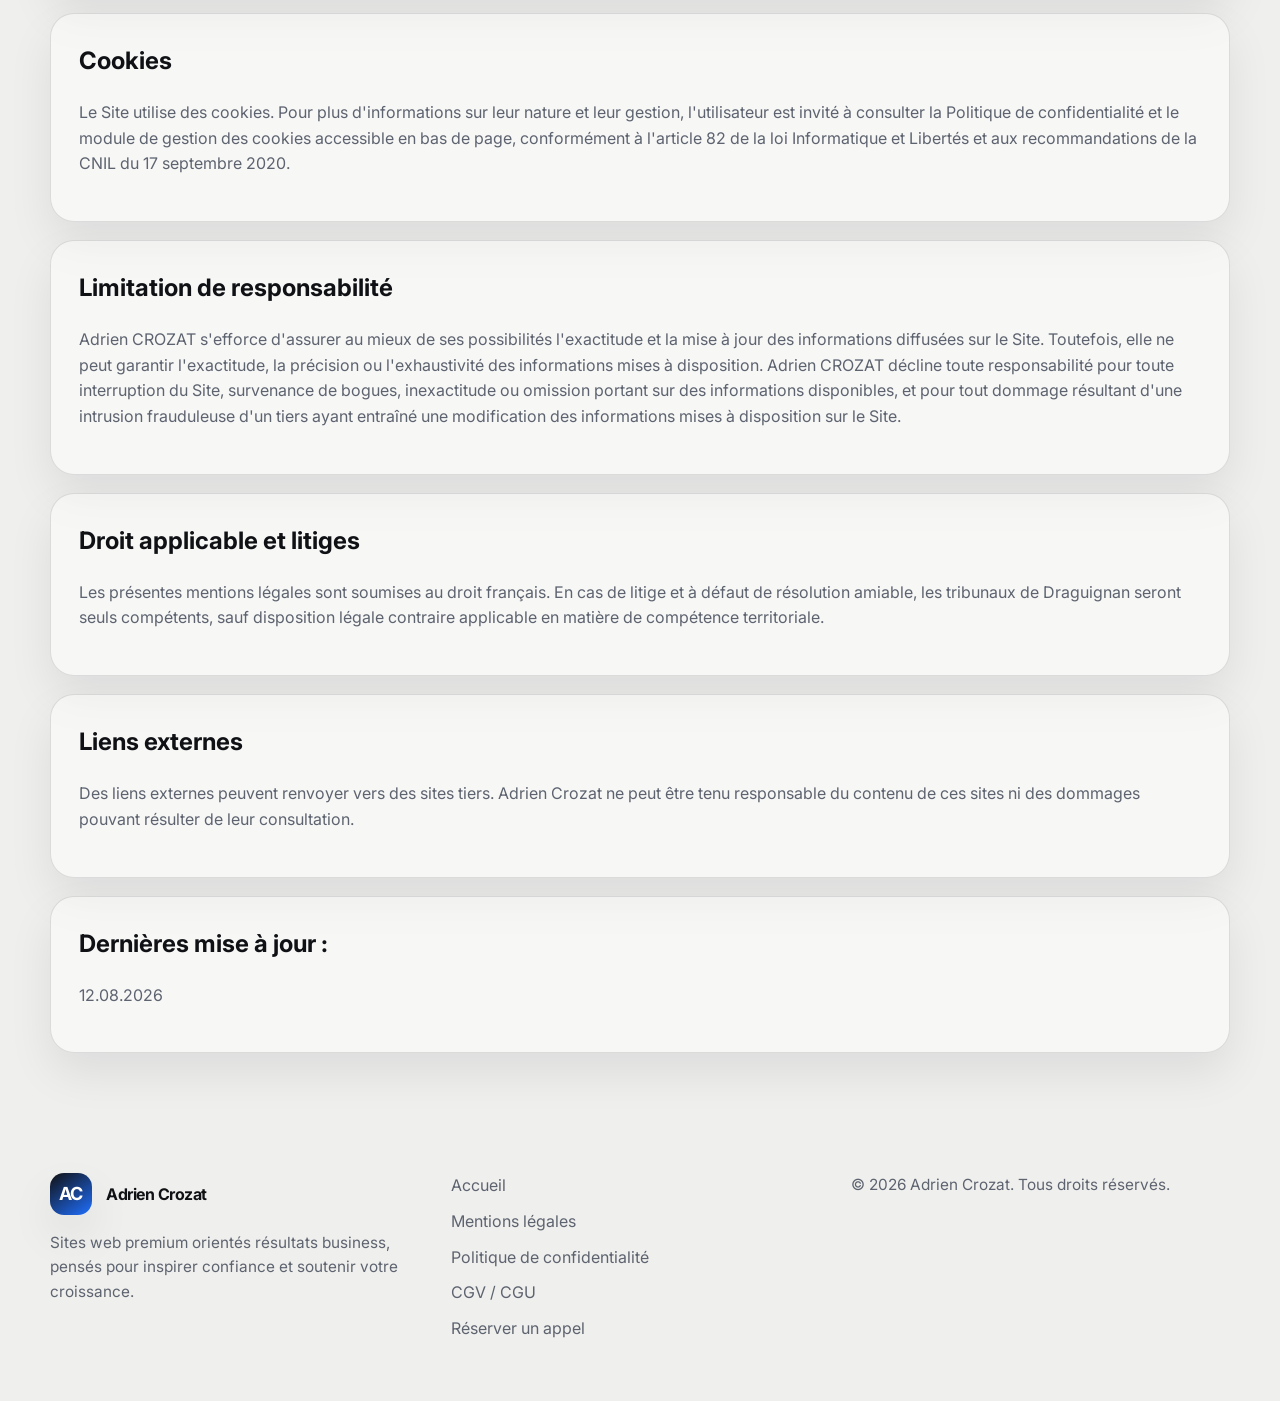
<file: adrien-mentions-legales.html>
<!DOCTYPE html>
<html lang="fr">
<head>
  <meta charset="UTF-8">
  <meta name="viewport" content="width=device-width, initial-scale=1.0">
  <meta name="referrer" content="strict-origin-when-cross-origin">
  <link rel="icon" href="/favicon.ico" sizes="any">
  <link rel="icon" href="/favicon-16x16.png" type="image/png" sizes="16x16">
  <link rel="icon" href="/favicon-32x32.png" type="image/png" sizes="32x32">
  <link rel="apple-touch-icon" href="/apple-touch-icon.png">
  <link rel="manifest" href="/site.webmanifest">
  <title>Mentions légales — Adrien Crozat</title>
  <meta name="robots" content="noindex">
  <link rel="preconnect" href="https://fonts.googleapis.com">
  <link rel="preconnect" href="https://fonts.gstatic.com" crossorigin>
  <link href="https://fonts.googleapis.com/css2?family=Inter:wght@400;500;600;700;800&display=swap" rel="stylesheet">
  <link rel="stylesheet" href="./styles.css">
</head>
<body>
  <a class="skip-link" href="#main-content">Aller au contenu</a>
  <header class="site-header">
    <div class="container navbar">
      <a class="brand" href="./index.html" aria-label="Accueil Adrien Crozat">
        <span class="brand-mark">AC</span>
        <span>Adrien Crozat</span>
      </a>
      <nav class="nav-links" aria-label="Navigation principale">
        <a href="./index.html#services">Services</a>
        <a href="./index.html#realisations">Réalisations</a>
        <a href="./index.html#offres">Offres</a>
        <a href="./index.html#faq">FAQ</a>
        <a href="./index.html#contact">Contact</a>
      </nav>
      <div class="nav-actions">
        <a class="button button-secondary" href="mailto:adriencrozatweb@gmail.com">Email</a>
        <a class="button button-primary" href="https://calendly.com/adriencrozatweb/30min" target="_blank" rel="noopener noreferrer">Réserver un appel</a>
      </div>
      <button class="menu-toggle" aria-label="Ouvrir le menu" aria-expanded="false" aria-controls="mobile-menu">
        <span></span>
        <span></span>
        <span></span>
      </button>
    </div>
  </header>

  <div class="mobile-menu" id="mobile-menu">
    <button class="mobile-menu-close" aria-label="Fermer le menu">&times;</button>
    <nav class="mobile-nav" aria-label="Navigation mobile">
      <a href="./index.html#services">Services</a>
      <a href="./index.html#realisations">Réalisations</a>
      <a href="./index.html#offres">Offres</a>
      <a href="./index.html#faq">FAQ</a>
      <a href="./index.html#contact">Contact</a>
    </nav>
    <div class="mobile-actions">
      <a class="button button-secondary" href="mailto:adriencrozatweb@gmail.com">Email</a>
      <a class="button button-primary" href="https://calendly.com/adriencrozatweb/30min" target="_blank" rel="noopener noreferrer">Réserver un appel</a>
    </div>
  </div>

  <main id="main-content" class="legal-page">
    <div class="container">
      <header class="legal-hero">
        <p class="eyebrow">Informations légales</p>
        <h1>Mentions légales</h1>
        <p class="footer-note">Document établi conformément à l'article 6-III de la loi n° 2004-575 du 21 juin 2004 pour la confiance dans l'économie numérique (LCEN), à l'article 19 de la même loi, et aux articles L111-1 et suivants du Code de la consommation.</p>
      </header>
      <div class="legal-grid">
        <article class="legal-card">
          <h2>Éditeur du site</h2>
          <ul>
            <li>Dénomination sociale : Adrien Crozat</li>
            <li>Forme juridique : Micro-entreprise (prestations de services numériques B2B)</li>
            <li>Email : <a href="mailto:adriencrozatweb@gmail.com">adriencrozatweb@gmail.com</a></li>
            <li>Siège social : 535 Chemin des Mimosas, 83550 Vidauban, France</li>
            <li>SIRET : 94030647500010</li>
          </ul>
        </article>
        <article class="legal-card">
          <h2>Directeur de la publication</h2>
          <p>Le directeur de la publication est Adrien Crozat, en sa qualité de dirigeant de la micro-entreprise.</p>
        </article>
        <article class="legal-card">
          <h2>Hébergement</h2>
          <p>Conformément à l’article 6 de la loi n° 2004-575 du 21 juin 2004 pour la confiance dans l’économie numérique (LCEN), les informations relatives à l’hébergeur sont disponibles ci-dessus.</p>
          <p>Ce site est hébergé par :

**Netlify, Inc.**  
512 2nd Street, Suite 200  
San Francisco, CA 94107  
États-Unis  
Site web : www.netlify.com  
Contact : support@netlify.com</p>
        </article>
        <article class="legal-card">
          <h2>Données personnelles</h2>
          <p>Le traitement des données personnelles des utilisateurs du Site est régi par notre Politique de confidentialité, établie conformément au Règlement (UE) 2016/679 du 27 avril 2016 (RGPD) et à la loi n° 78-17 du 6 janvier 1978 modifiée relative à l'informatique, aux fichiers et aux libertés.</p>
        </article>
        <article class="legal-card">
          <h2>Propriété intellectuelle</h2>
          <p>L'ensemble des éléments constituant le Site (textes, graphismes, logos, icônes, sons, logiciels, structure, base de données, etc.) est la propriété exclusive de Adrien CROZAT, à l'exception des marques, logos ou contenus appartenant à d'autres sociétés partenaires ou auteurs.
Toute reproduction, représentation, modification, publication, adaptation totale ou partielle des éléments du Site, quel que soit le moyen ou le procédé utilisé, est interdite, sauf autorisation écrite préalable, conformément aux dispositions des articles L122-4 et L335-2 et suivants du Code de la propriété intellectuelle.
Toute exploitation non autorisée du Site ou de l'un des éléments qu'il contient sera considérée comme constitutive d'une contrefaçon et poursuivie conformément aux dispositions des articles L335-2 et suivants du Code de la propriété intellectuelle.</p>
        </article>
        <article class="legal-card">
          <h2>Cookies</h2>
          <p>Le Site utilise des cookies. Pour plus d'informations sur leur nature et leur gestion, l'utilisateur est invité à consulter la Politique de confidentialité et le module de gestion des cookies accessible en bas de page, conformément à l'article 82 de la loi Informatique et Libertés et aux recommandations de la CNIL du 17 septembre 2020.</p>
        </article>
        <article class="legal-card">
          <h2>Limitation de responsabilité</h2>
          <p>Adrien CROZAT s'efforce d'assurer au mieux de ses possibilités l'exactitude et la mise à jour des informations diffusées sur le Site. Toutefois, elle ne peut garantir l'exactitude, la précision ou l'exhaustivité des informations mises à disposition.
Adrien CROZAT décline toute responsabilité pour toute interruption du Site, survenance de bogues, inexactitude ou omission portant sur des informations disponibles, et pour tout dommage résultant d'une intrusion frauduleuse d'un tiers ayant entraîné une modification des informations mises à disposition sur le Site.</p>
        </article>
        <article class="legal-card">
          <h2>Droit applicable et litiges</h2>
          <p>Les présentes mentions légales sont soumises au droit français. En cas de litige et à défaut de résolution amiable, les tribunaux de Draguignan seront seuls compétents, sauf disposition légale contraire applicable en matière de compétence territoriale.</p>
        </article>
        <article class="legal-card">
          <h2>Liens externes</h2>
          <p>Des liens externes peuvent renvoyer vers des sites tiers. Adrien Crozat ne peut être tenu responsable du contenu de ces sites ni des dommages pouvant résulter de leur consultation.</p>
        </article>
        <article class="legal-card">
          <h2>Dernières mise à jour :</h2>
          <p>12.08.2026</p>
        </article>
      </div>
    </div>
  </main>

  <footer class="site-footer">
    <div class="container footer-grid">
      <div>
        <a class="brand" href="./index.html"><span class="brand-mark">AC</span><span>Adrien Crozat</span></a>
        <p class="footer-note">Sites web premium orientés résultats business, pensés pour inspirer confiance et soutenir votre croissance.</p>
      </div>
      <div class="footer-links">
        <a href="./index.html">Accueil</a>
        <a href="./adrien-mentions-legales.html">Mentions légales</a>
        <a href="./adrien-politique-confidentialite.html">Politique de confidentialité</a>
        <a href="./adrien-cgv-cgu.html">CGV / CGU</a>
        <a href="https://calendly.com/adriencrozatweb/30min" target="_blank" rel="noopener noreferrer">Réserver un appel</a>
      </div>
      <div class="footer-note">© 2026 Adrien Crozat. Tous droits réservés.</div>
    </div>
  </footer>

  <script src="./script.js" defer></script>
</body>
</html>
</file>
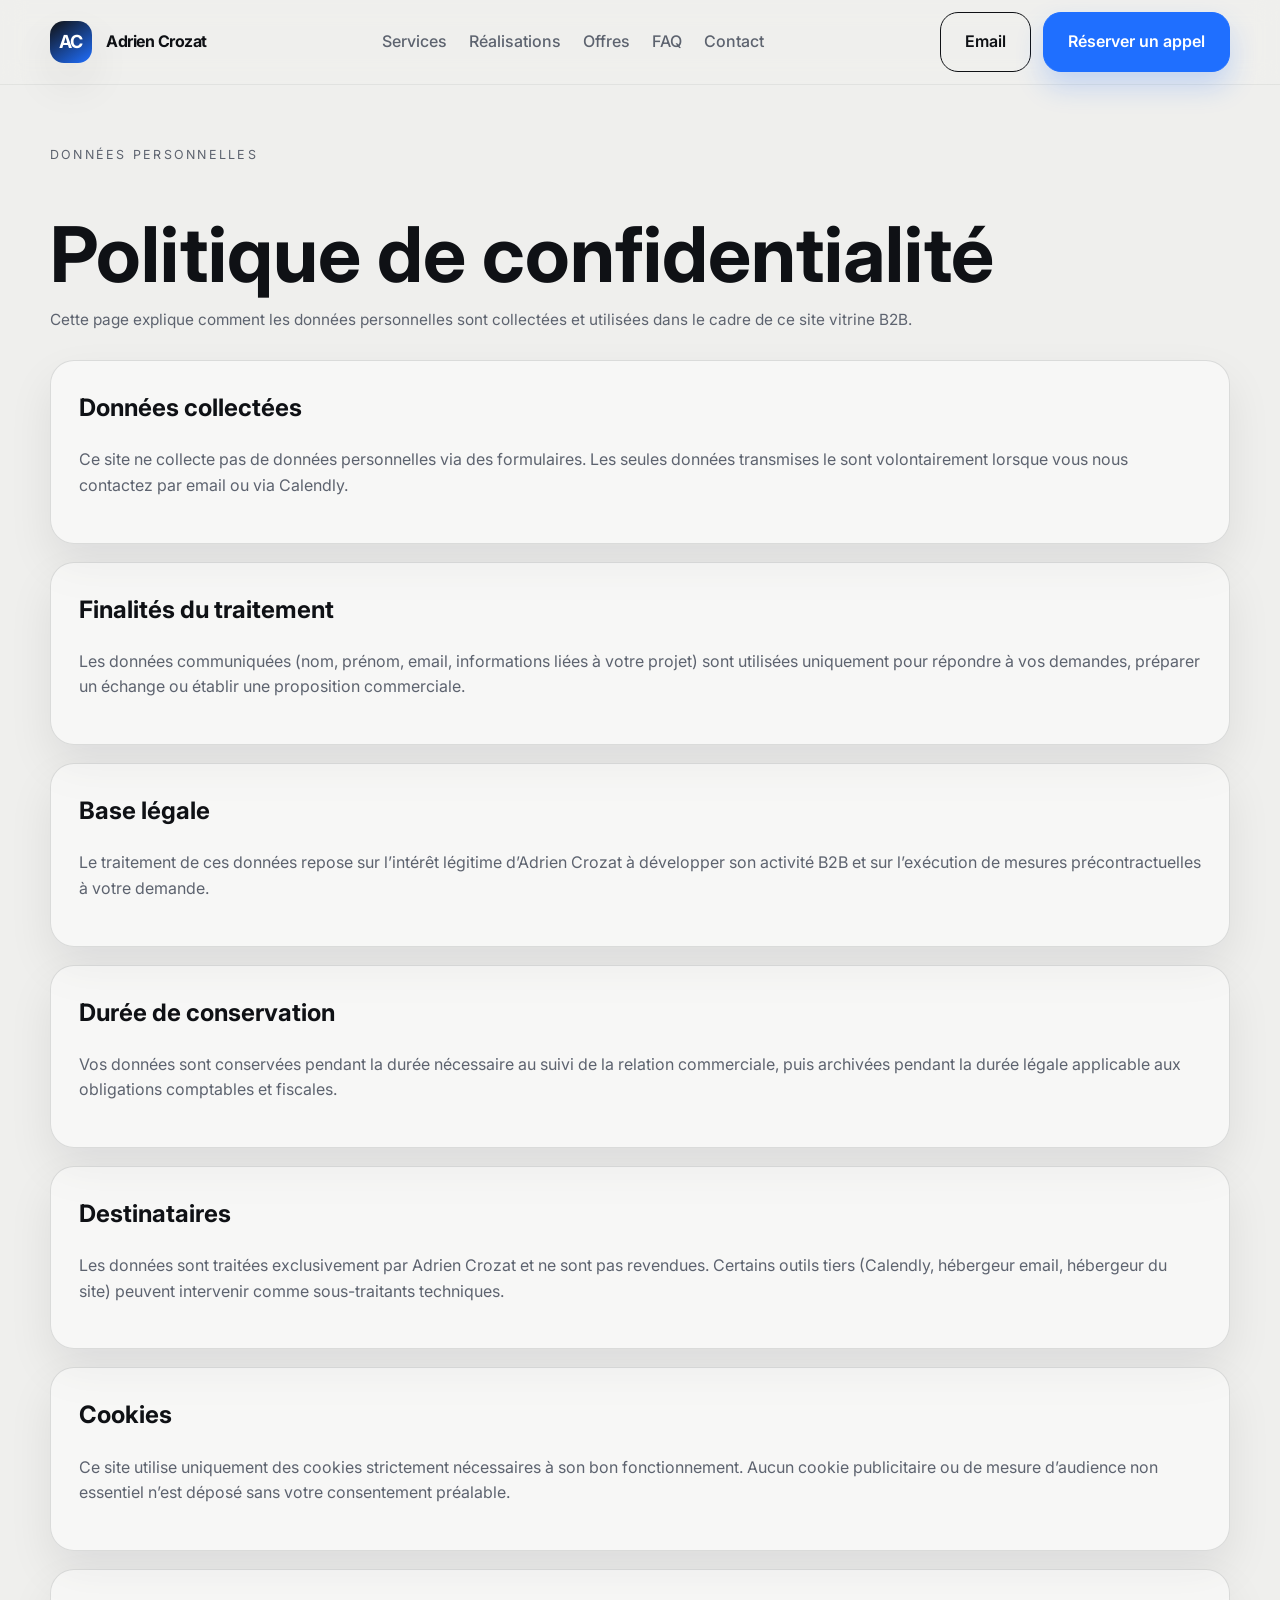
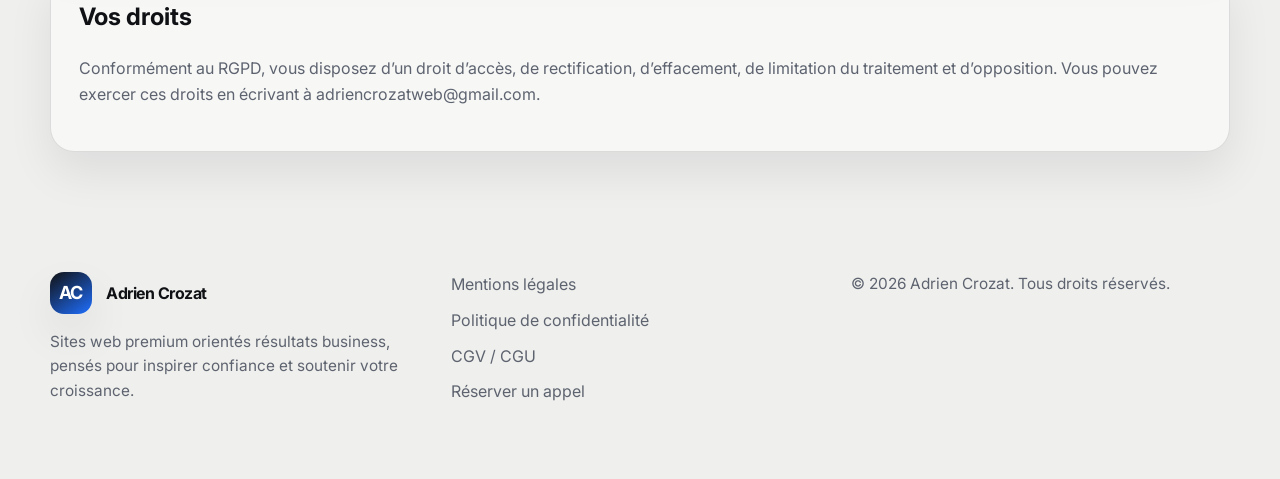
<file: adrien-politique-confidentialite.html>
<!DOCTYPE html>
<html lang="fr">
<head>
  <meta charset="UTF-8">
  <meta name="viewport" content="width=device-width, initial-scale=1.0">
  <meta name="referrer" content="strict-origin-when-cross-origin">
  <link rel="icon" href="/favicon.ico" sizes="any">
  <link rel="icon" href="/favicon-16x16.png" type="image/png" sizes="16x16">
  <link rel="icon" href="/favicon-32x32.png" type="image/png" sizes="32x32">
  <link rel="apple-touch-icon" href="/apple-touch-icon.png">
  <link rel="manifest" href="/site.webmanifest">
  <title>Politique de confidentialité — Adrien Crozat</title>
  <meta name="robots" content="noindex">
  <link rel="preconnect" href="https://fonts.googleapis.com">
  <link rel="preconnect" href="https://fonts.gstatic.com" crossorigin>
  <link href="https://fonts.googleapis.com/css2?family=Inter:wght@400;500;600;700;800&display=swap" rel="stylesheet">
  <link rel="stylesheet" href="./styles.css">
</head>
<body>
  <a class="skip-link" href="#main-content">Aller au contenu</a>
  <header class="site-header">
    <div class="container navbar">
      <a class="brand" href="./index.html" aria-label="Accueil Adrien Crozat">
        <span class="brand-mark">AC</span>
        <span>Adrien Crozat</span>
      </a>
      <nav class="nav-links" aria-label="Navigation principale">
        <a href="./index.html#services">Services</a>
        <a href="./index.html#realisations">Réalisations</a>
        <a href="./index.html#offres">Offres</a>
        <a href="./index.html#faq">FAQ</a>
        <a href="./index.html#contact">Contact</a>
      </nav>
      <div class="nav-actions">
        <a class="button button-secondary" href="mailto:adriencrozatweb@gmail.com">Email</a>
        <a class="button button-primary" href="https://calendly.com/adriencrozatweb/30min" target="_blank" rel="noopener noreferrer">Réserver un appel</a>
      </div>
      <button class="menu-toggle" aria-label="Ouvrir le menu" aria-expanded="false" aria-controls="mobile-menu">
        <span></span>
        <span></span>
        <span></span>
      </button>
    </div>
  </header>

  <div class="mobile-menu" id="mobile-menu">
    <button class="mobile-menu-close" aria-label="Fermer le menu">&times;</button>
    <nav class="mobile-nav" aria-label="Navigation mobile">
      <a href="./index.html#services">Services</a>
      <a href="./index.html#realisations">Réalisations</a>
      <a href="./index.html#offres">Offres</a>
      <a href="./index.html#faq">FAQ</a>
      <a href="./index.html#contact">Contact</a>
    </nav>
    <div class="mobile-actions">
      <a class="button button-secondary" href="mailto:adriencrozatweb@gmail.com">Email</a>
      <a class="button button-primary" href="https://calendly.com/adriencrozatweb/30min" target="_blank" rel="noopener noreferrer">Réserver un appel</a>
    </div>
  </div>

  <main id="main-content" class="legal-page">
    <div class="container">
      <header class="legal-hero">
        <p class="eyebrow">Données personnelles</p>
        <h1>Politique de confidentialité</h1>
        <p class="footer-note">Cette page explique comment les données personnelles sont collectées et utilisées dans le cadre de ce site vitrine B2B.</p>
      </header>
      <div class="legal-grid">
        <article class="legal-card">
          <h2>Données collectées</h2>
          <p>Ce site ne collecte pas de données personnelles via des formulaires. Les seules données transmises le sont volontairement lorsque vous nous contactez par email ou via Calendly.</p>
        </article>
        <article class="legal-card">
          <h2>Finalités du traitement</h2>
          <p>Les données communiquées (nom, prénom, email, informations liées à votre projet) sont utilisées uniquement pour répondre à vos demandes, préparer un échange ou établir une proposition commerciale.</p>
        </article>
        <article class="legal-card">
          <h2>Base légale</h2>
          <p>Le traitement de ces données repose sur l’intérêt légitime d’Adrien Crozat à développer son activité B2B et sur l’exécution de mesures précontractuelles à votre demande.</p>
        </article>
        <article class="legal-card">
          <h2>Durée de conservation</h2>
          <p>Vos données sont conservées pendant la durée nécessaire au suivi de la relation commerciale, puis archivées pendant la durée légale applicable aux obligations comptables et fiscales.</p>
        </article>
        <article class="legal-card">
          <h2>Destinataires</h2>
          <p>Les données sont traitées exclusivement par Adrien Crozat et ne sont pas revendues. Certains outils tiers (Calendly, hébergeur email, hébergeur du site) peuvent intervenir comme sous-traitants techniques.</p>
        </article>
        <article class="legal-card">
          <h2>Cookies</h2>
          <p>Ce site utilise uniquement des cookies strictement nécessaires à son bon fonctionnement. Aucun cookie publicitaire ou de mesure d’audience non essentiel n’est déposé sans votre consentement préalable.</p>
        </article>
        <article class="legal-card">
          <h2>Vos droits</h2>
          <p>Conformément au RGPD, vous disposez d’un droit d’accès, de rectification, d’effacement, de limitation du traitement et d’opposition. Vous pouvez exercer ces droits en écrivant à <a href="mailto:adriencrozatweb@gmail.com">adriencrozatweb@gmail.com</a>.</p>
        </article>
      </div>
    </div>
  </main>

  <footer class="site-footer">
    <div class="container footer-grid">
      <div>
        <a class="brand" href="./index.html"><span class="brand-mark">AC</span><span>Adrien Crozat</span></a>
        <p class="footer-note">Sites web premium orientés résultats business, pensés pour inspirer confiance et soutenir votre croissance.</p>
      </div>
      <div class="footer-links">
        <a href="./adrien-mentions-legales.html">Mentions légales</a>
        <a href="./adrien-politique-confidentialite.html">Politique de confidentialité</a>
        <a href="./adrien-cgv-cgu.html">CGV / CGU</a>
        <a href="https://calendly.com/adriencrozatweb/30min" target="_blank" rel="noopener noreferrer">Réserver un appel</a>
      </div>
      <div class="footer-note">© 2026 Adrien Crozat. Tous droits réservés.</div>
    </div>
  </footer>

  <script src="./script.js" defer></script>
</body>
</html>
</file>
<file: styles.css>
:root {
  --bg: #efefed;
  --surface: #f6f6f4;
  --surface-strong: #ffffff;
  --text: #0f1115;
  --text-muted: #5d636f;
  --border: rgba(15, 17, 21, 0.12);
  --border-strong: rgba(15, 17, 21, 0.2);
  --primary: #1f6fff;
  --primary-dark: #0b52d6;
  --primary-soft: rgba(31, 111, 255, 0.12);
  --shadow: 0 20px 45px rgba(15, 17, 21, 0.08);
  --radius-sm: 14px;
  --radius-md: 24px;
  --radius-lg: 36px;
  --space-1: 4px;
  --space-2: 8px;
  --space-3: 12px;
  --space-4: 16px;
  --space-5: 20px;
  --space-6: 24px;
  --space-8: 32px;
  --space-10: 40px;
  --space-12: 48px;
  --space-16: 64px;
  --space-20: 80px;
  --space-24: 96px;
  --container: 1180px;
  --font-body: 'Inter', system-ui, sans-serif;
  --font-display: 'Inter', system-ui, sans-serif;
  --transition: 220ms cubic-bezier(0.16, 1, 0.3, 1);
}
* { box-sizing: border-box; }
html { scroll-behavior: smooth; scroll-padding-top: 100px; }
body {
  margin: 0;
  font-family: var(--font-body);
  background: var(--bg);
  color: var(--text);
  line-height: 1.6;
}
a { color: inherit; text-decoration: none; }
img { max-width: 100%; display: block; }
button, .button {
  display: inline-flex;
  align-items: center;
  justify-content: center;
  gap: 10px;
  border-radius: 18px;
  border: 1.5px solid var(--text);
  padding: 16px 24px;
  font-weight: 600;
  transition: transform var(--transition), background var(--transition), color var(--transition), border-color var(--transition), box-shadow var(--transition);
}
button:hover, .button:hover { transform: translateY(-2px); }
.button-primary {
  background: var(--primary);
  color: #fff;
  border-color: var(--primary);
  box-shadow: 0 14px 28px rgba(31,111,255,0.22);
}
.button-primary:hover { background: var(--primary-dark); border-color: var(--primary-dark); }
.button-secondary { background: transparent; color: var(--text); }
.container {
  width: min(calc(100% - 32px), var(--container));
  margin: 0 auto;
}
.skip-link {
  position: absolute;
  left: -999px;
  top: 0;
  background: #fff;
  padding: 12px 16px;
  z-index: 999;
}
.skip-link:focus { left: 16px; }
.site-header {
  position: sticky;
  top: 0;
  z-index: 40;
  backdrop-filter: blur(12px);
  background: rgba(239, 239, 237, 0.88);
  border-bottom: 1px solid rgba(15,17,21,0.06);
}
.navbar {
  display: flex;
  align-items: center;
  justify-content: space-between;
  min-height: 84px;
  gap: 20px;
}
.brand {
  display: flex;
  align-items: center;
  gap: 14px;
  font-weight: 700;
  letter-spacing: -0.03em;
}
.brand-mark {
  width: 42px;
  height: 42px;
  border-radius: 14px;
  background: linear-gradient(145deg, #111 0%, #1f6fff 100%);
  color: white;
  display: grid;
  place-items: center;
  font-size: 18px;
  box-shadow: var(--shadow);
}
.nav-links {
  display: flex;
  align-items: center;
  gap: 22px;
  color: var(--text-muted);
  font-weight: 500;
}
.nav-actions { display: flex; gap: 12px; align-items: center; }
.contact-actions { display: flex; gap: 12px; align-items: center; flex-wrap: wrap; }
.hero-actions { display: flex; gap: 12px; align-items: center; flex-wrap: wrap; margin-top: 8px; }
.hero {
  padding: 54px 0 72px;
}
.hero-grid {
  display: grid;
  grid-template-columns: 1.1fr 0.9fr;
  gap: 40px;
  align-items: center;
}
.eyebrow {
  text-transform: uppercase;
  letter-spacing: 0.18em;
  font-size: 0.78rem;
  color: var(--text-muted);
  margin-bottom: 20px;
}
.hero h1,
.section-title {
  font-family: var(--font-display);
  font-size: clamp(3rem, 7vw, 6.3rem);
  line-height: 0.96;
  letter-spacing: -0.06em;
  margin: 0;
}
.hero h1 span,
.section-title span { color: var(--primary); }
.hero p {
  max-width: 620px;
  font-size: clamp(1.05rem, 2vw, 1.35rem);
  color: var(--text-muted);
  margin: 24px 0 28px;
}
.hero-points {
  display: grid;
  grid-template-columns: repeat(2, minmax(0, 1fr));
  gap: 16px;
  margin-bottom: 30px;
}
.hero-points div,
.stat-card,
.card,
.price-card,
.faq-item,
.legal-card,
.cookie-banner {
  border: 1px solid var(--border);
  border-radius: var(--radius-md);
  background: rgba(255,255,255,0.48);
  box-shadow: var(--shadow);
}
.cookie-banner {
  background: var(--surface-strong);
  backdrop-filter: none;
}
.hero-points div {
  padding: 18px 18px;
  font-weight: 500;
}
.hero-media {
  position: relative;
  min-height: 560px;
}
.hero-avatar {
  position: absolute;
  inset: 40px 0 0 70px;
  background: radial-gradient(circle at top, rgba(31,111,255,0.16), transparent 55%);
  display: grid;
  place-items: center;
}
.hero-avatar img {
  width: min(100%, 530px);
  max-height: 620px;
  object-fit: contain;
  filter: drop-shadow(0 20px 30px rgba(15,17,21,0.08));
}
.metrics {
  display: grid;
  grid-template-columns: repeat(3, minmax(0, 1fr));
  gap: 18px;
  margin-top: 24px;
}
.stat-card { padding: 22px; }
.stat-value { font-size: 2rem; font-weight: 800; letter-spacing: -0.05em; }
.section { padding: 50px 0; }
.section-header {
  display: flex;
  justify-content: space-between;
  gap: 20px;
  align-items: end;
  margin-bottom: 28px;
}
.section-header p { color: var(--text-muted); max-width: 560px; margin: 0; }
.card-grid,
.pricing-grid,
.testimonial-grid,
.footer-grid {
  display: grid;
  grid-template-columns: repeat(3, minmax(0, 1fr));
  gap: 22px;
}
.card { padding: 30px; }
.card.featured {
  background: var(--primary);
  color: white;
  border-color: transparent;
}
.card .icon {
  width: 54px;
  height: 54px;
  border-radius: 18px;
  display: grid;
  place-items: center;
  background: var(--primary-soft);
  color: var(--primary);
  margin-bottom: 22px;
  font-size: 1.5rem;
}
.card.featured .icon {
  background: rgba(255,255,255,0.12);
  color: white;
}
.card h3, .price-card h3, .testimonial-author { margin: 0 0 12px; font-size: 1.9rem; line-height: 1.05; letter-spacing: -0.05em; }
.card p, .price-card p, .testimonial-card p, .faq-answer, .legal-card p, .legal-card li { color: var(--text-muted); }
.card.featured p, .card.featured li { color: rgba(255,255,255,0.84); }
.service-list { list-style: none; padding: 0; margin: 18px 0 0; display: grid; gap: 12px; }
.service-list li::before,
.price-card li::before {
  content: '•';
  color: var(--primary);
  margin-right: 10px;
  font-weight: 800;
}
.projects-grid {
  display: grid;
  grid-template-columns: 1.3fr 1fr 1fr;
  grid-auto-rows: minmax(240px, auto);
  gap: 22px;
}
.project-card {
  position: relative;
  overflow: hidden;
  border-radius: var(--radius-md);
  min-height: 290px;
  border: 1px solid var(--border);
  box-shadow: var(--shadow);
}
.project-card.large { grid-row: span 2; }
.project-card img {
  width: 100%;
  height: 100%;
  object-fit: cover;
}
.project-overlay {
  position: absolute;
  inset: auto 18px 18px 18px;
  background: rgba(255,255,255,0.86);
  backdrop-filter: blur(12px);
  border-radius: 22px;
  padding: 18px;
}
.project-overlay h3 { margin: 0 0 6px; font-size: 1.4rem; }
.project-overlay p { margin: 0; color: var(--text-muted); }
.process-grid {
  display: grid;
  grid-template-columns: repeat(4, minmax(0, 1fr));
  gap: 16px;
}
.process-step {
  padding: 24px;
  border-radius: var(--radius-md);
  border: 1px solid var(--border);
  background: rgba(255,255,255,0.52);
}
.process-step strong {
  display: inline-flex;
  width: 42px;
  height: 42px;
  border-radius: 14px;
  align-items: center;
  justify-content: center;
  background: var(--primary-soft);
  color: var(--primary);
  margin-bottom: 14px;
}
.price-card { padding: 34px; display: flex; flex-direction: column; min-height: 100%; }
.price-card.featured { border-color: var(--primary); box-shadow: 0 18px 38px rgba(31,111,255,0.18); }
.price { font-size: clamp(2.8rem, 4vw, 4rem); font-weight: 800; letter-spacing: -0.06em; line-height: 1; }
.price small { font-size: 1.1rem; font-weight: 600; }
.price-card ul { list-style: none; padding: 0; margin: 22px 0 30px; display: grid; gap: 12px; }
.testimonial-card {
  padding: 28px;
  border-radius: var(--radius-md);
  border: 1px solid var(--border);
  background: rgba(255,255,255,0.52);
  box-shadow: var(--shadow);
}
.testimonial-header {
  display: flex;
  align-items: center;
  gap: 14px;
  margin-bottom: 16px;
}
.testimonial-avatar {
  width: 58px;
  height: 58px;
  border-radius: 50%;
  background: linear-gradient(135deg, var(--primary), #8fb6ff);
  color: #fff;
  display: grid;
  place-items: center;
  font-weight: 700;
}
.faq-list { display: grid; gap: 14px; }
.faq-item { overflow: hidden; }
.faq-question {
  width: 100%;
  background: none;
  border: 0;
  display: flex;
  justify-content: space-between;
  align-items: center;
  padding: 24px;
  font-size: 1.05rem;
  font-weight: 600;
}
.faq-answer { padding: 0 24px 24px; max-width: 720px; }
.contact-box {
  display: grid;
  grid-template-columns: 0.9fr 1.1fr;
  gap: 24px;
  align-items: stretch;
}
.contact-panel,
.calendly-panel {
  padding: 34px;
  border-radius: var(--radius-lg);
  border: 1px solid var(--border);
  background: rgba(255,255,255,0.5);
  box-shadow: var(--shadow);
}
.contact-panel ul { list-style: none; padding: 0; margin: 18px 0 0; display: grid; gap: 12px; }
.inline-note {
  display: inline-flex;
  padding: 9px 14px;
  border-radius: 999px;
  background: var(--primary-soft);
  color: var(--primary);
  font-weight: 600;
  margin-bottom: 16px;
}
.site-footer { padding: 30px 0 60px; }
.footer-grid { align-items: start; }
.footer-links { display: grid; gap: 10px; color: var(--text-muted); }
.footer-note { color: var(--text-muted); font-size: 0.96rem; }
.legal-page { padding: 48px 0 90px; }
.legal-hero h1 { font-size: clamp(2.8rem, 6vw, 5rem); line-height: 0.98; margin-bottom: 14px; }
.legal-grid { display: grid; gap: 18px; margin-top: 28px; }
.legal-card { padding: 28px; }
.legal-card h2 { margin-top: 0; font-size: 1.5rem; }
.cookie-banner {
  position: fixed;
  left: 16px;
  right: 16px;
  bottom: 16px;
  z-index: 90;
  padding: 18px 20px;
  display: flex;
  justify-content: space-between;
  gap: 16px;
  align-items: center;
}
.cookie-banner.hidden { display: none; }
.cookie-banner p { margin: 0; color: var(--text-muted); max-width: 760px; }
.reveal { opacity: 0; transform: translateY(18px); transition: opacity 700ms ease, transform 700ms ease; }
.reveal.visible { opacity: 1; transform: translateY(0); }

/* ===== MENU MOBILE ===== */
.menu-toggle {
  display: none;
  flex-direction: column;
  justify-content: center;
  align-items: center;
  width: 48px;
  height: 48px;
  background: transparent;
  border: 1.5px solid var(--border-strong);
  border-radius: 14px;
  cursor: pointer;
  padding: 0;
  gap: 6px;
  z-index: 60;
}
.menu-toggle span {
  display: block;
  width: 22px;
  height: 2px;
  background: var(--text);
  border-radius: 2px;
  transition: all var(--transition);
}
.menu-toggle[aria-expanded="true"] span:nth-child(1) {
  transform: translateY(8px) rotate(45deg);
}
.menu-toggle[aria-expanded="true"] span:nth-child(2) {
  opacity: 0;
}
.menu-toggle[aria-expanded="true"] span:nth-child(3) {
  transform: translateY(-8px) rotate(-45deg);
}

.mobile-menu {
  display: none;
  position: fixed;
  inset: 0;
  z-index: 50;
  background: linear-gradient(160deg, rgba(246, 246, 244, 0.94), rgba(255, 255, 255, 0.9));
  backdrop-filter: blur(28px) saturate(180%);
  -webkit-backdrop-filter: blur(28px) saturate(180%);
  border-left: 1px solid var(--border);
  box-shadow: -24px 0 60px rgba(15, 17, 21, 0.14);
  flex-direction: column;
  justify-content: center;
  align-items: center;
  gap: 40px;
  padding: 100px 24px calc(40px + env(safe-area-inset-bottom, 0px));
  overflow-y: auto;
  height: 100vh;
  height: 100dvh;
  opacity: 0;
  visibility: hidden;
  pointer-events: none;
  transition: opacity 380ms cubic-bezier(0.16, 1, 0.3, 1), visibility 380ms cubic-bezier(0.16, 1, 0.3, 1);
}
.mobile-menu.open {
  opacity: 1;
  visibility: visible;
  pointer-events: auto;
}
.mobile-menu-close {
  position: absolute;
  top: 20px;
  right: 20px;
  width: 48px;
  height: 48px;
  display: grid;
  place-items: center;
  border: 1.5px solid var(--border-strong);
  border-radius: 14px;
  background: rgba(255, 255, 255, 0.6);
  color: var(--text);
  font-size: 1.8rem;
  line-height: 1;
  padding: 0;
  cursor: pointer;
  transition: transform var(--transition), background var(--transition), color var(--transition), border-color var(--transition);
}
.mobile-menu-close:hover {
  transform: translateY(-2px);
  background: var(--text);
  color: #fff;
  border-color: var(--text);
}

.mobile-nav,
.mobile-actions {
  transform: translateY(14px);
  opacity: 0;
  transition: transform 420ms cubic-bezier(0.16, 1, 0.3, 1), opacity 420ms cubic-bezier(0.16, 1, 0.3, 1);
}
.mobile-menu.open .mobile-nav,
.mobile-menu.open .mobile-actions {
  transform: translateY(0);
  opacity: 1;
}
.mobile-menu.open .mobile-actions {
  transition-delay: 60ms;
}
.mobile-nav {
  display: flex;
  flex-direction: column;
  align-items: center;
  gap: 24px;
}
.mobile-nav a {
  font-size: 1.6rem;
  font-weight: 600;
  color: var(--text);
  transition: color var(--transition);
}
.mobile-nav a:hover {
  color: var(--primary);
}
.mobile-actions {
  display: flex;
  flex-direction: column;
  gap: 12px;
  width: 100%;
  max-width: 320px;
}
.mobile-actions .button {
  width: 100%;
}
body.menu-open {
  overflow: hidden;
}

@media (max-width: 900px) {
  .menu-toggle {
    display: flex;
  }
  .nav-links {
    display: none !important;
  }
  .nav-actions {
    display: none !important;
  }
  .mobile-menu {
    display: flex;
  }
}

@media (max-width: 1060px) {
  .hero-grid, .contact-box, .footer-grid, .card-grid, .pricing-grid, .testimonial-grid, .process-grid, .projects-grid {
    grid-template-columns: 1fr 1fr;
  }
  .hero-media { min-height: 420px; }
  .project-card.large { grid-row: span 1; }
}
@media (max-width: 760px) {
  .navbar {
    min-height: auto;
    padding: 14px 0;
    gap: 12px;
  }
  .nav-links {
    display: flex;
    flex-wrap: wrap;
    gap: 14px;
    font-size: 0.9rem;
    width: 100%;
    justify-content: center;
  }
  .hero-grid {
    grid-template-columns: 1fr;
    gap: 28px;
  }
  .hero-media {
    min-height: 300px;
  }
  .hero-avatar {
    inset: 0;
  }
  .hero-avatar img {
    max-height: 340px;
  }
  .hero-points {
    grid-template-columns: 1fr;
  }
  .metrics {
    grid-template-columns: 1fr;
  }
  .card-grid, .pricing-grid, .testimonial-grid, .footer-grid, .process-grid, .projects-grid {
    grid-template-columns: 1fr;
  }
  .projects-grid {
    grid-auto-rows: auto;
  }
  .project-card.large {
    grid-row: span 1;
  }
  .contact-box {
    grid-template-columns: 1fr;
  }
  .section-header {
    flex-direction: column;
    align-items: flex-start;
    gap: 14px;
  }
  .section {
    padding: 36px 0;
  }
  .hero {
    padding: 32px 0 48px;
  }
  .legal-page {
    padding: 32px 0 60px;
  }
  .price-card {
    min-height: auto;
  }
  .cookie-banner {
    flex-direction: column;
    text-align: center;
    gap: 14px;
    left: 8px;
    right: 8px;
    bottom: 8px;
    padding: 16px;
  }
  .cookie-banner p {
    max-width: 100%;
    font-size: 0.9rem;
  }
  .faq-question {
    padding: 18px;
    font-size: 0.95rem;
    text-align: left;
  }
  .faq-answer {
    padding: 0 18px 18px;
  }
  .process-grid {
    grid-template-columns: 1fr;
  }
  .project-card {
    min-height: 220px;
  }
  .project-overlay {
    inset: auto 12px 12px 12px;
    padding: 14px;
  }
  .project-overlay h3 {
    font-size: 1.15rem;
  }
  .testimonial-avatar {
    width: 48px;
    height: 48px;
  }
  .button, .button-primary, .button-secondary {
    padding: 14px 20px;
    font-size: 0.95rem;
  }
  .site-footer {
    padding: 24px 0 100px;
  }
  .footer-grid {
    gap: 24px;
  }
  .brand {
    font-size: 1.1rem;
  }
  .hero h1, .section-title {
    font-size: clamp(2.2rem, 8vw, 3.2rem);
  }
  .legal-hero h1 {
    font-size: clamp(2rem, 7vw, 2.8rem);
  }
}
</file>
